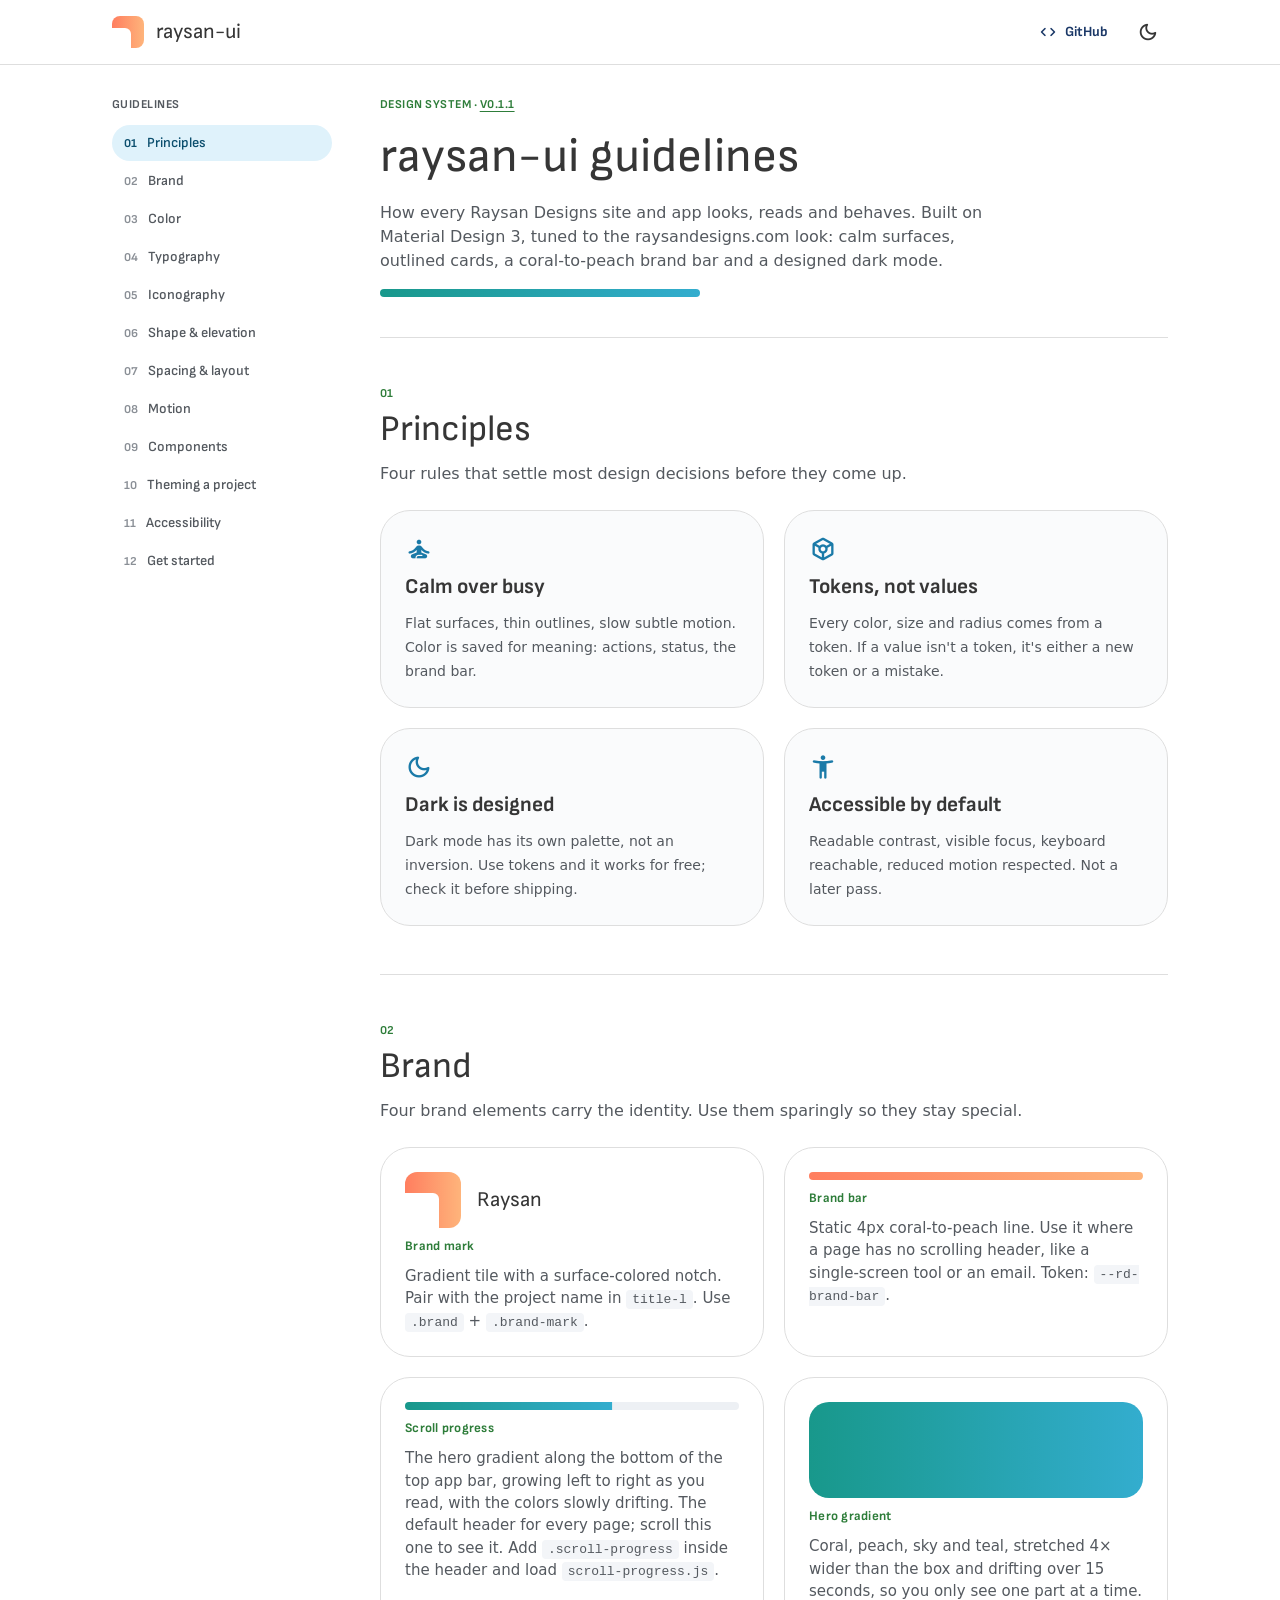
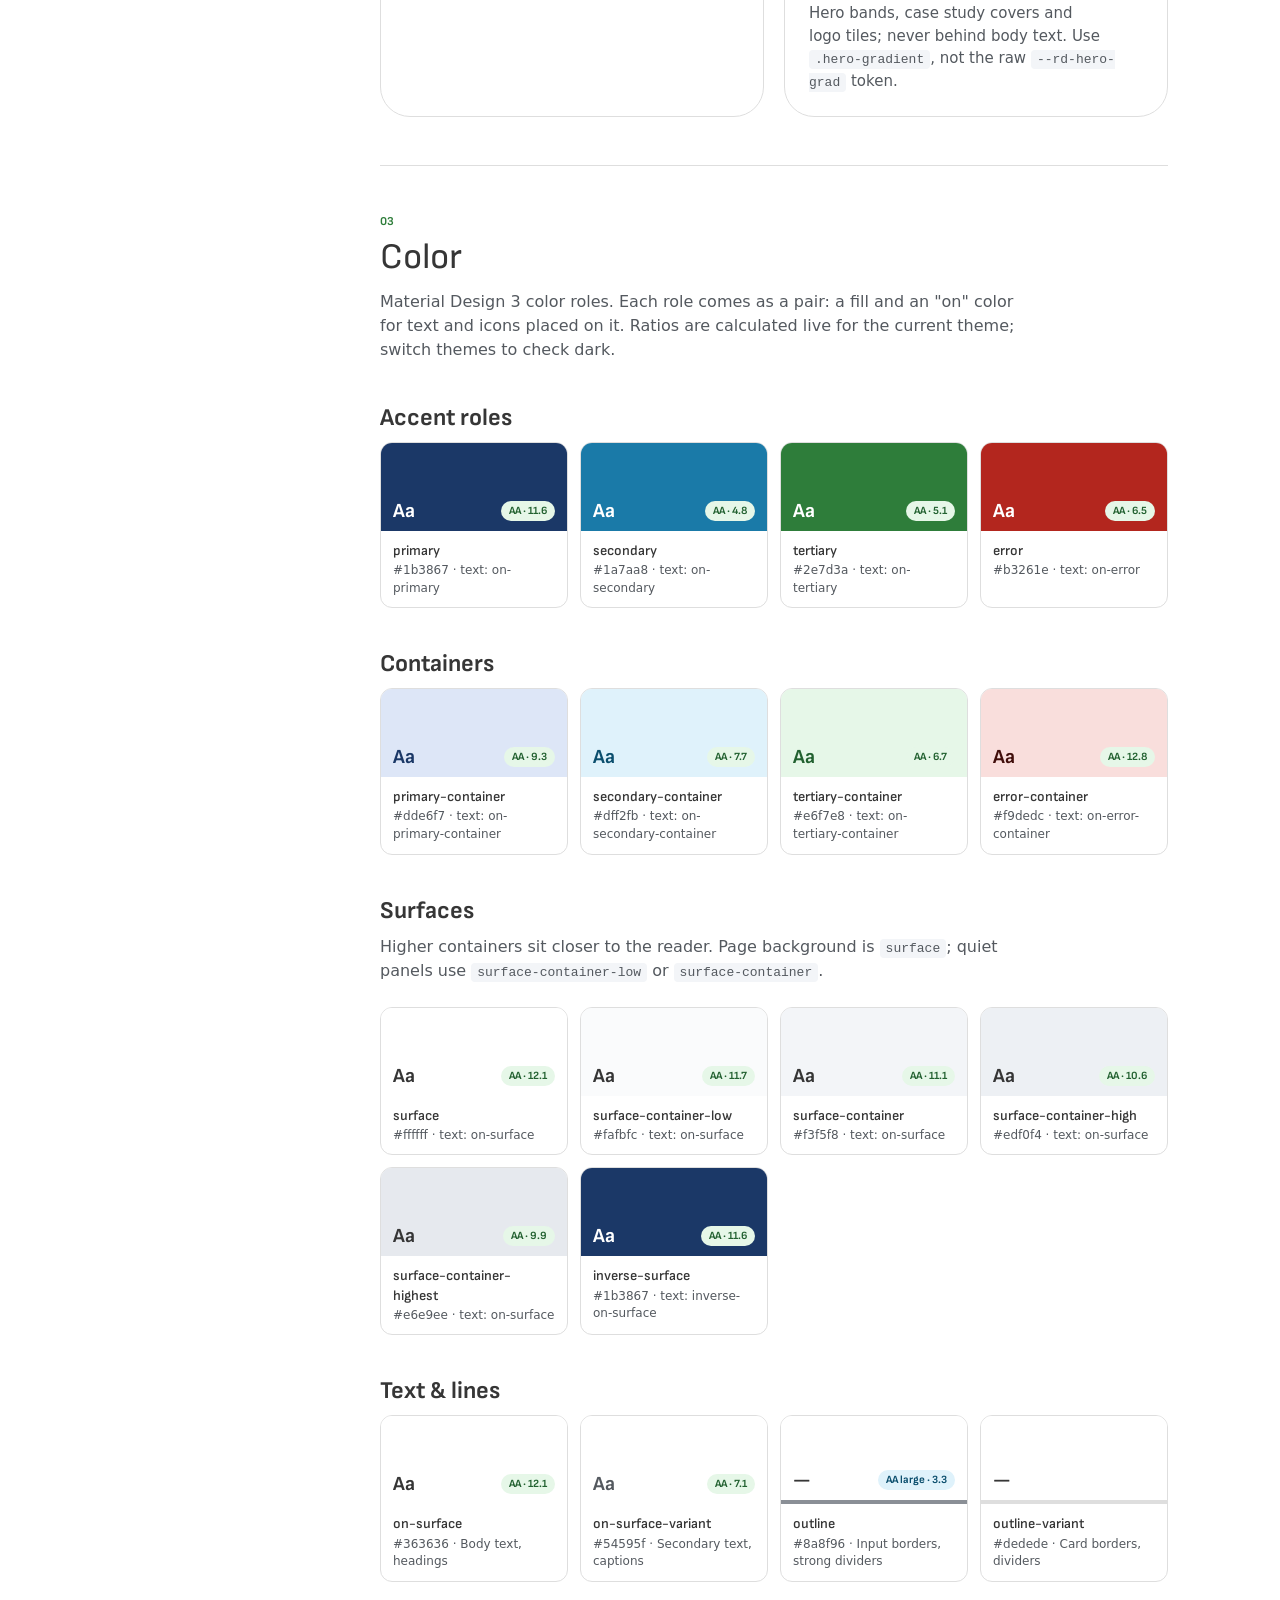
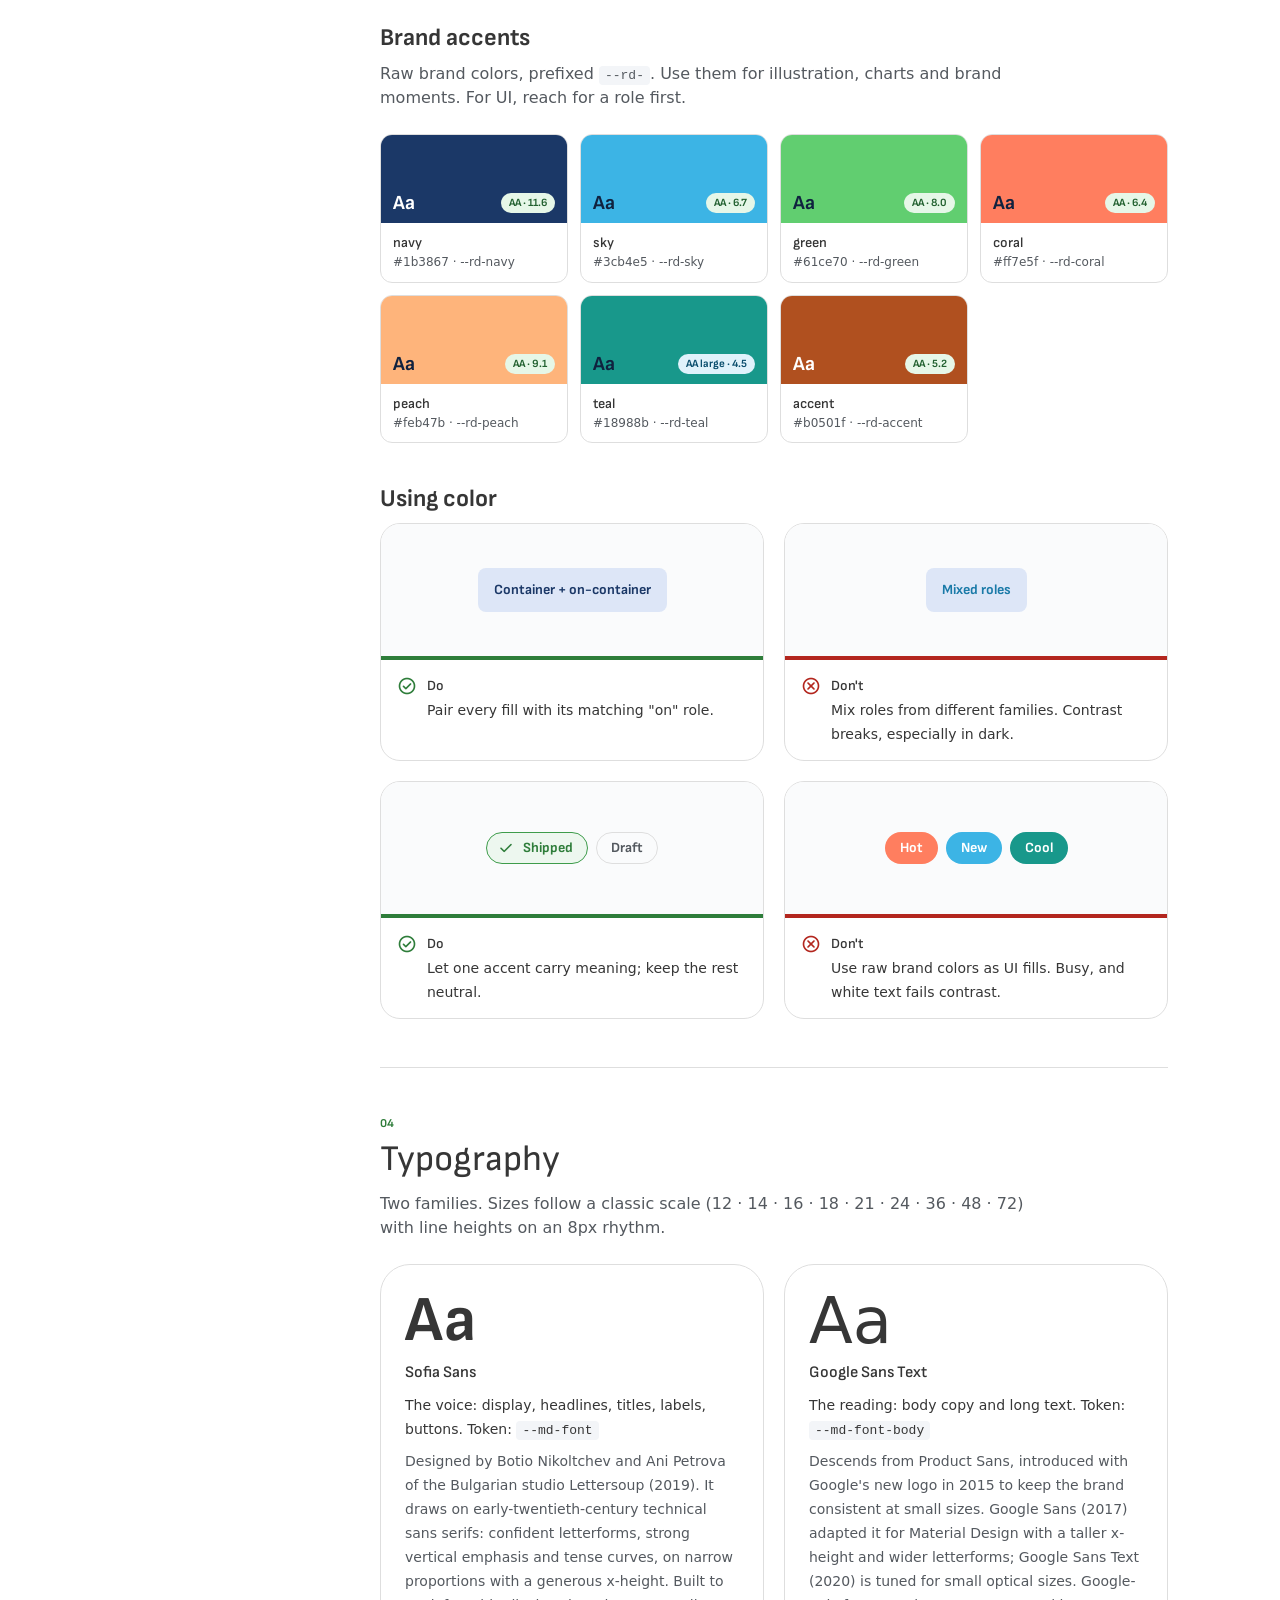
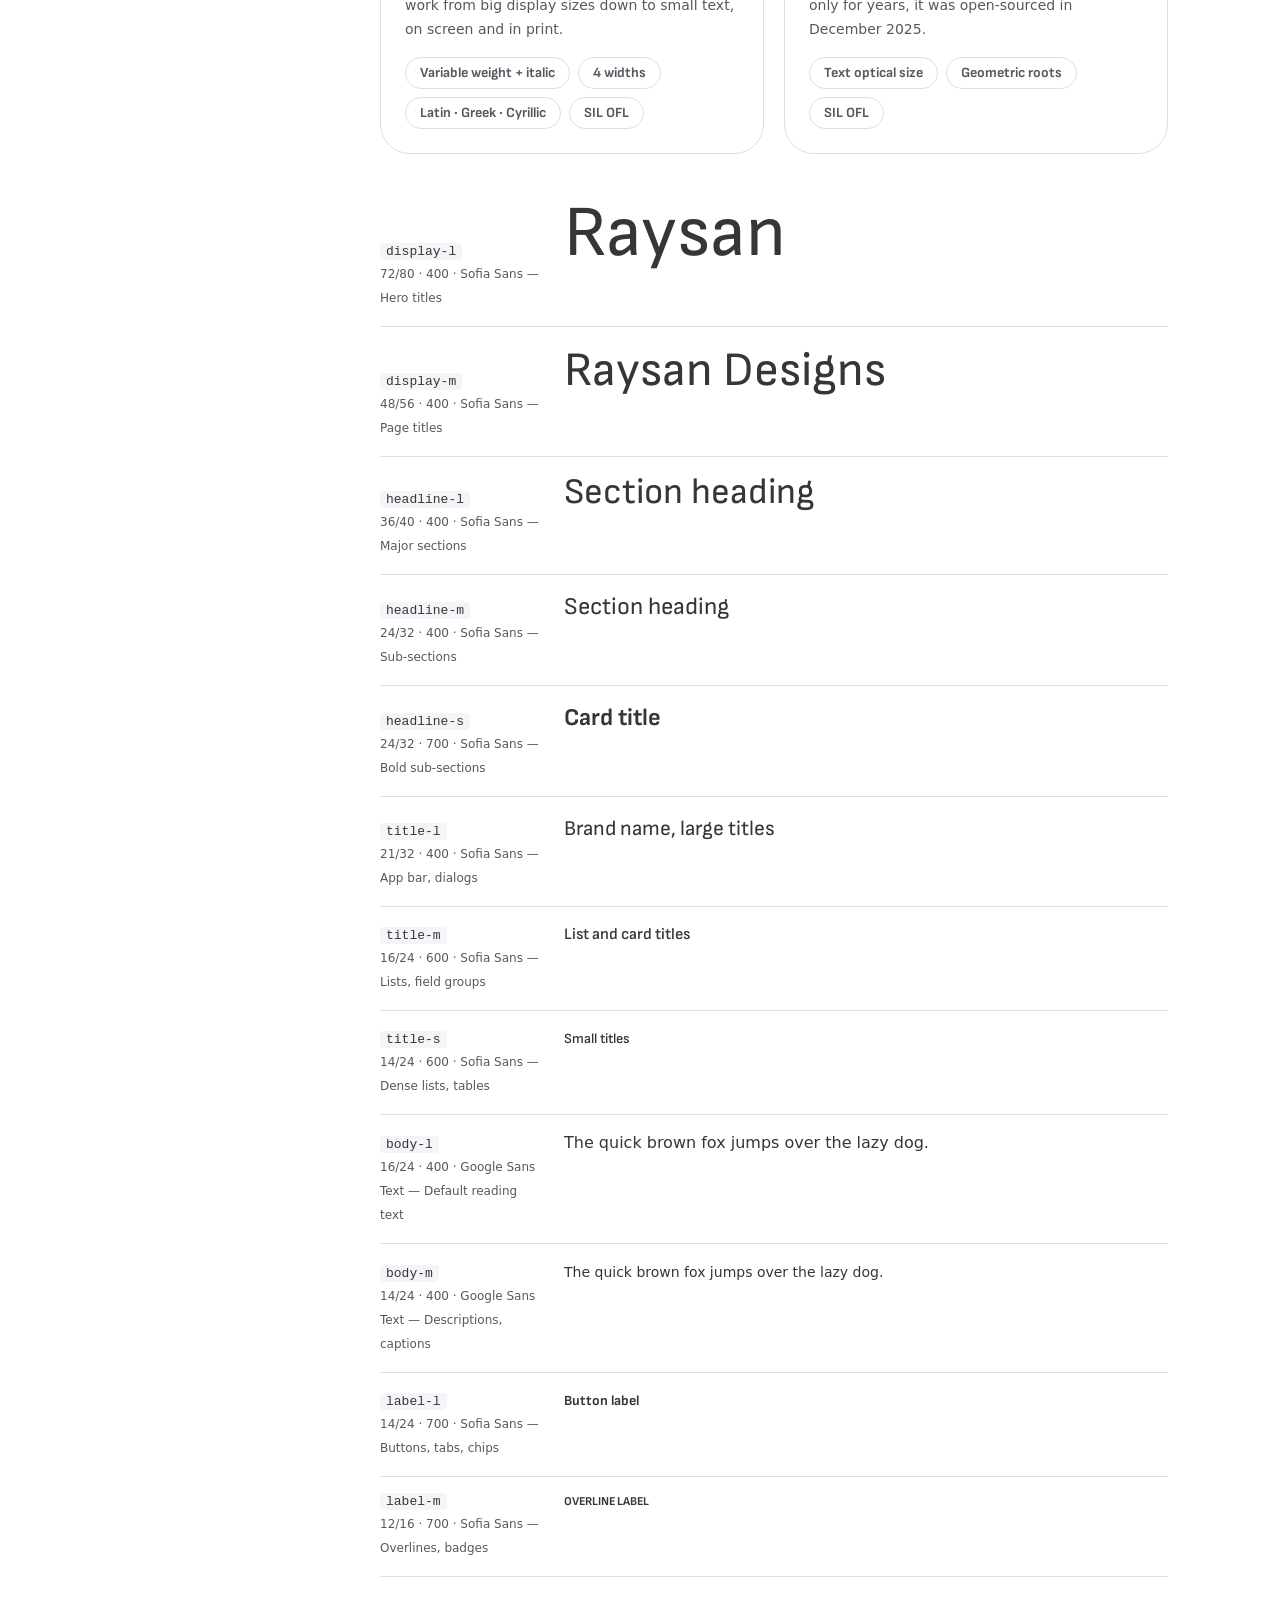
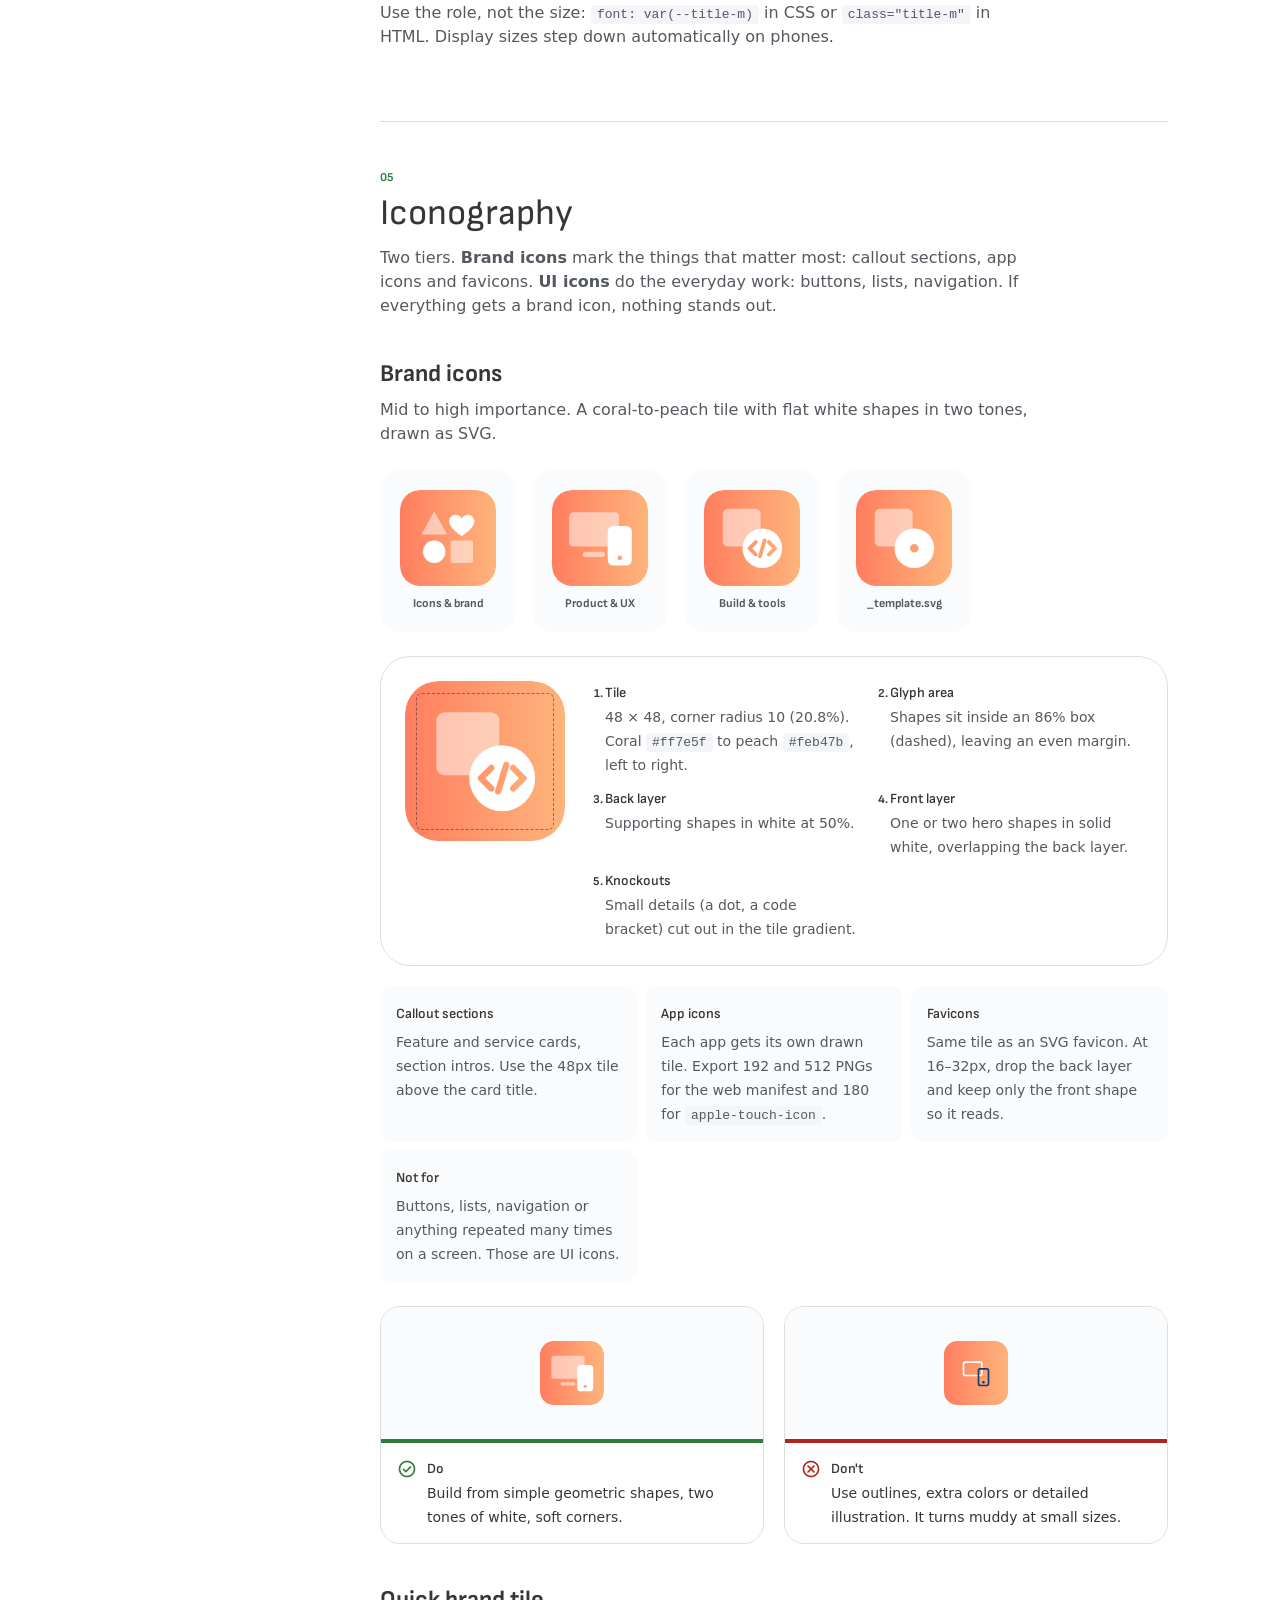
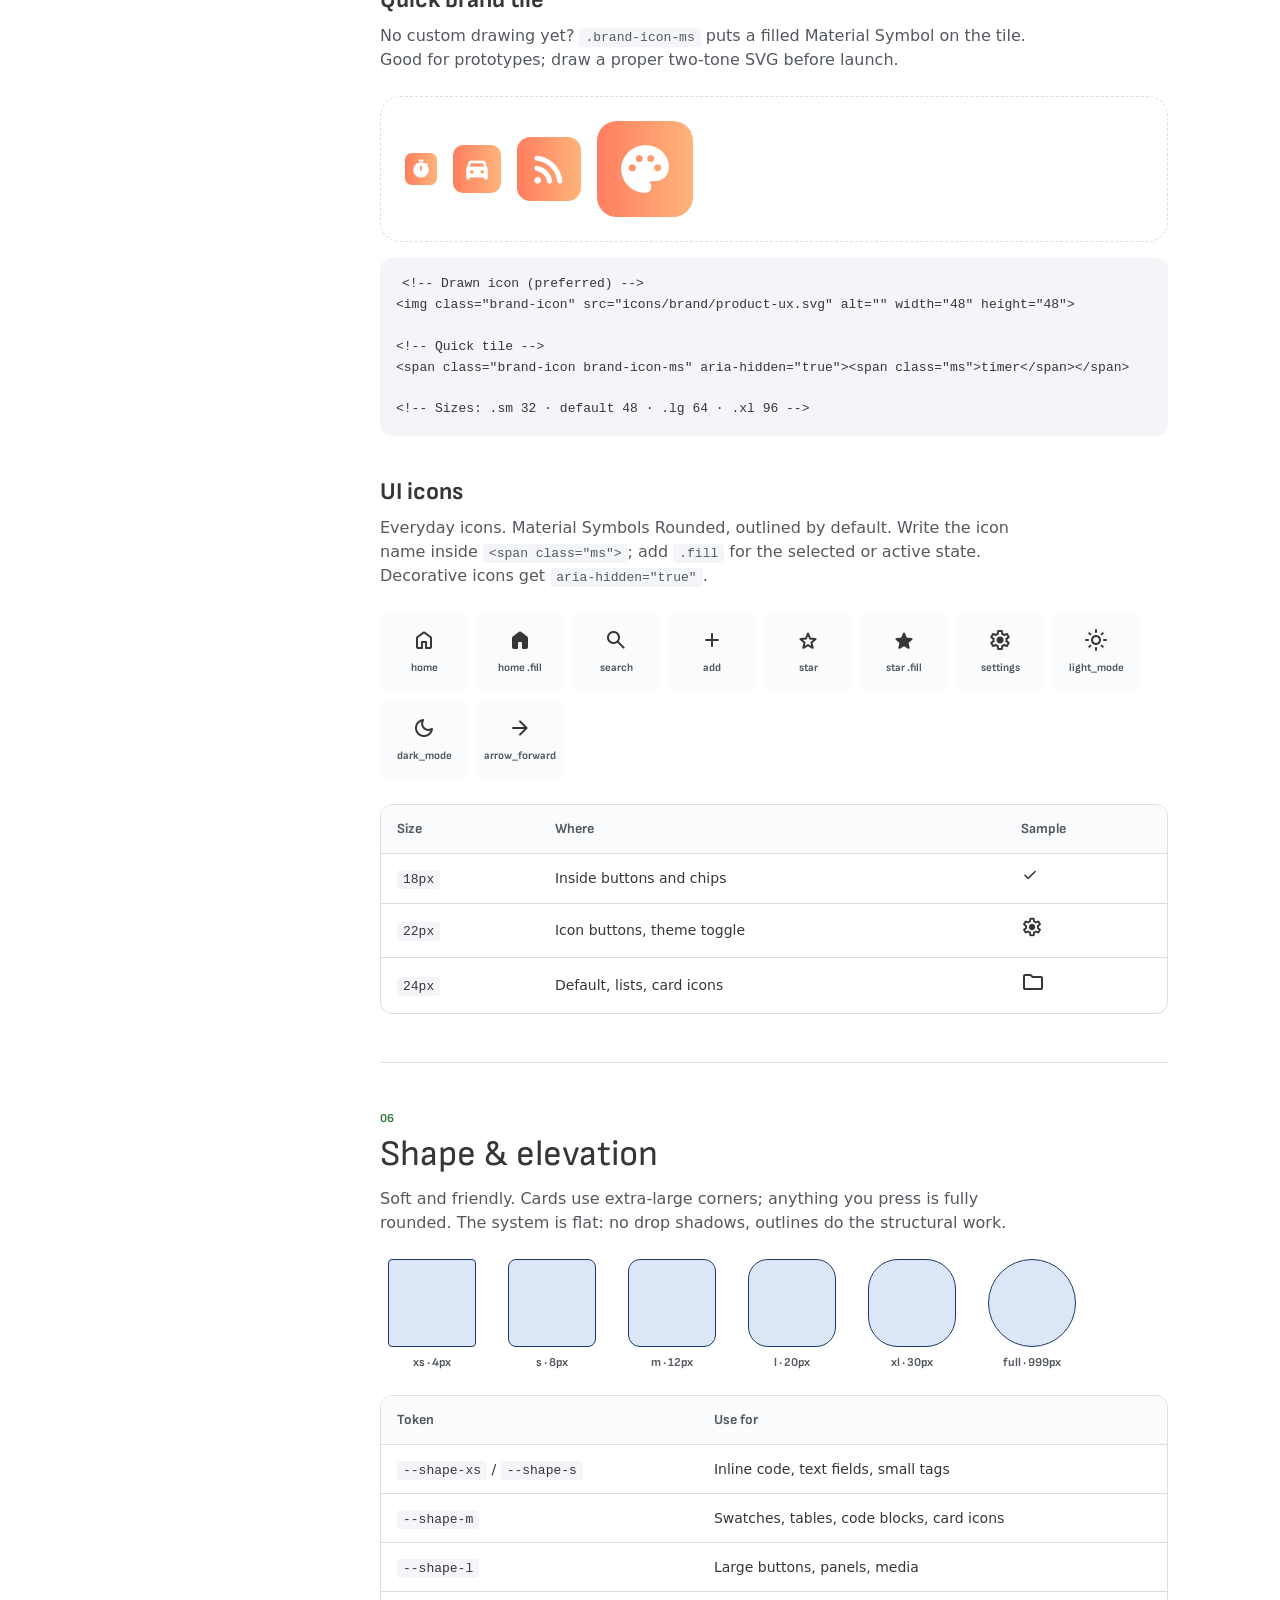
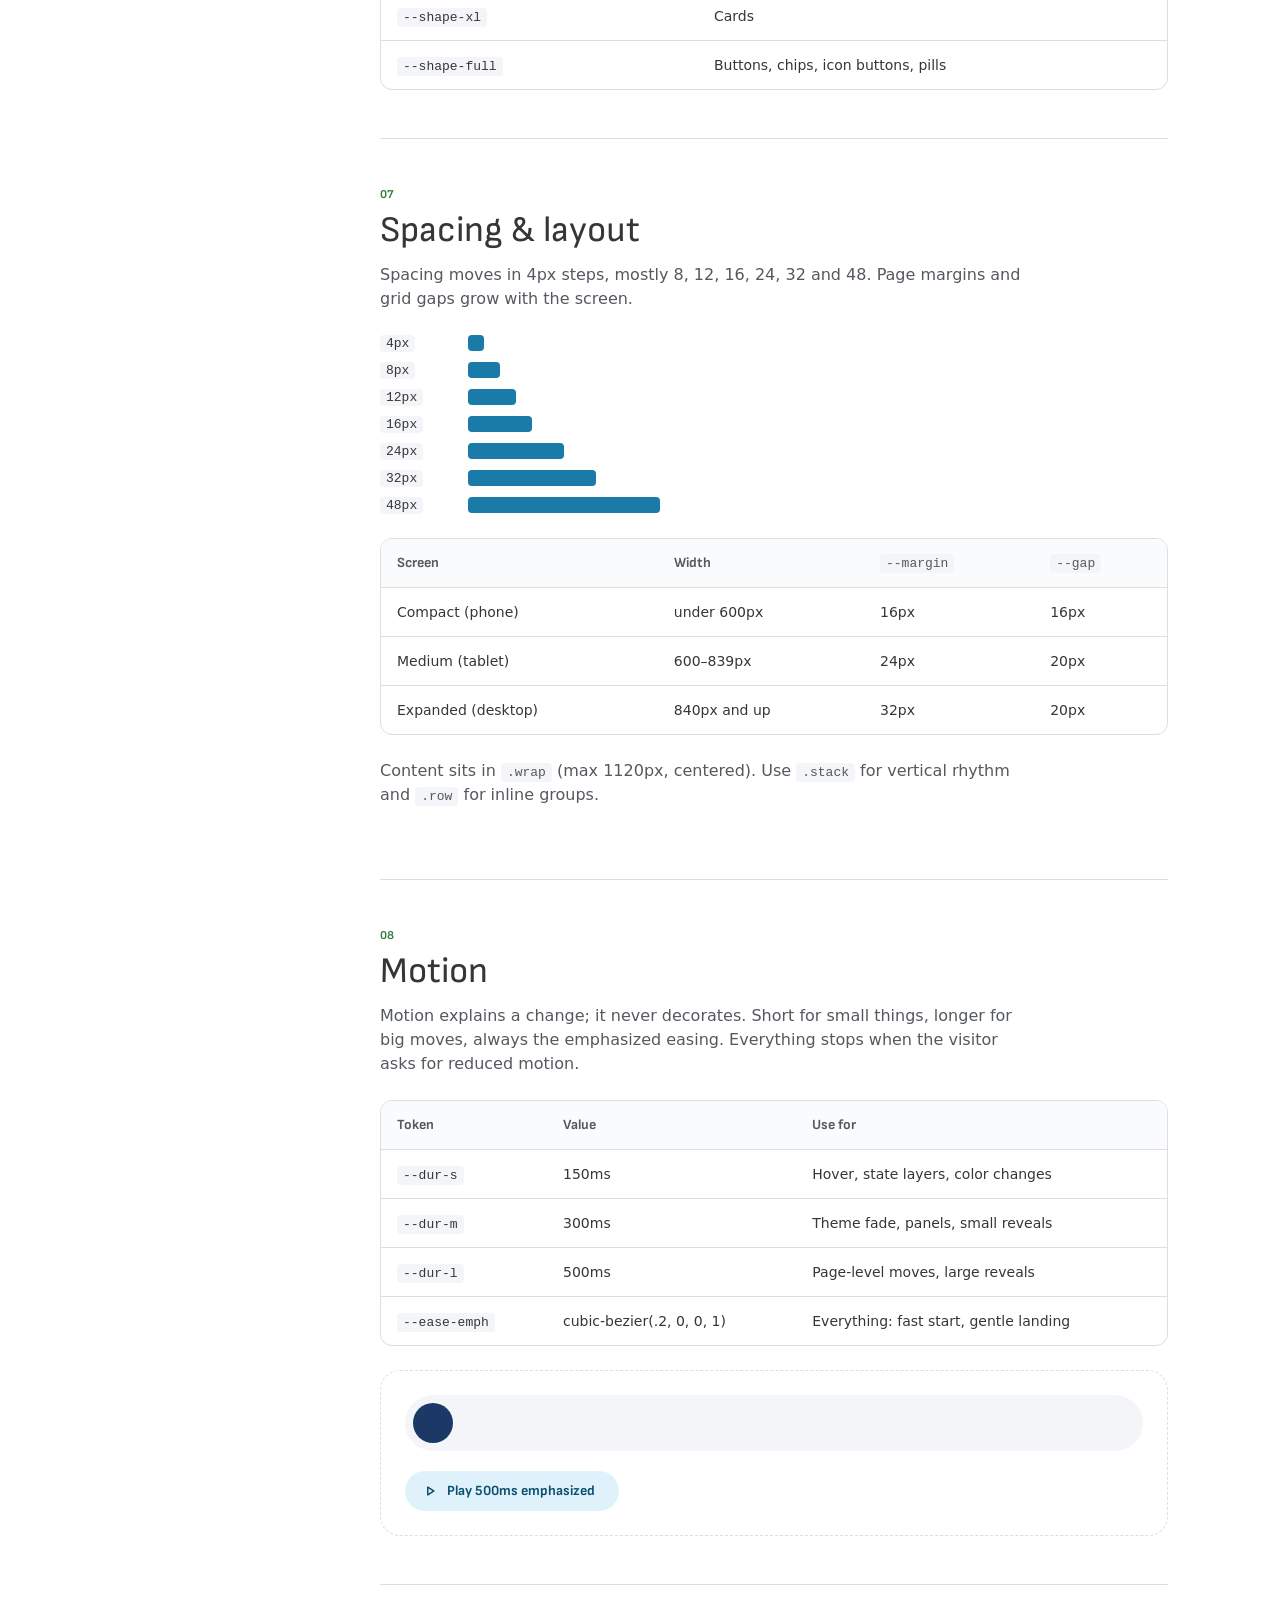
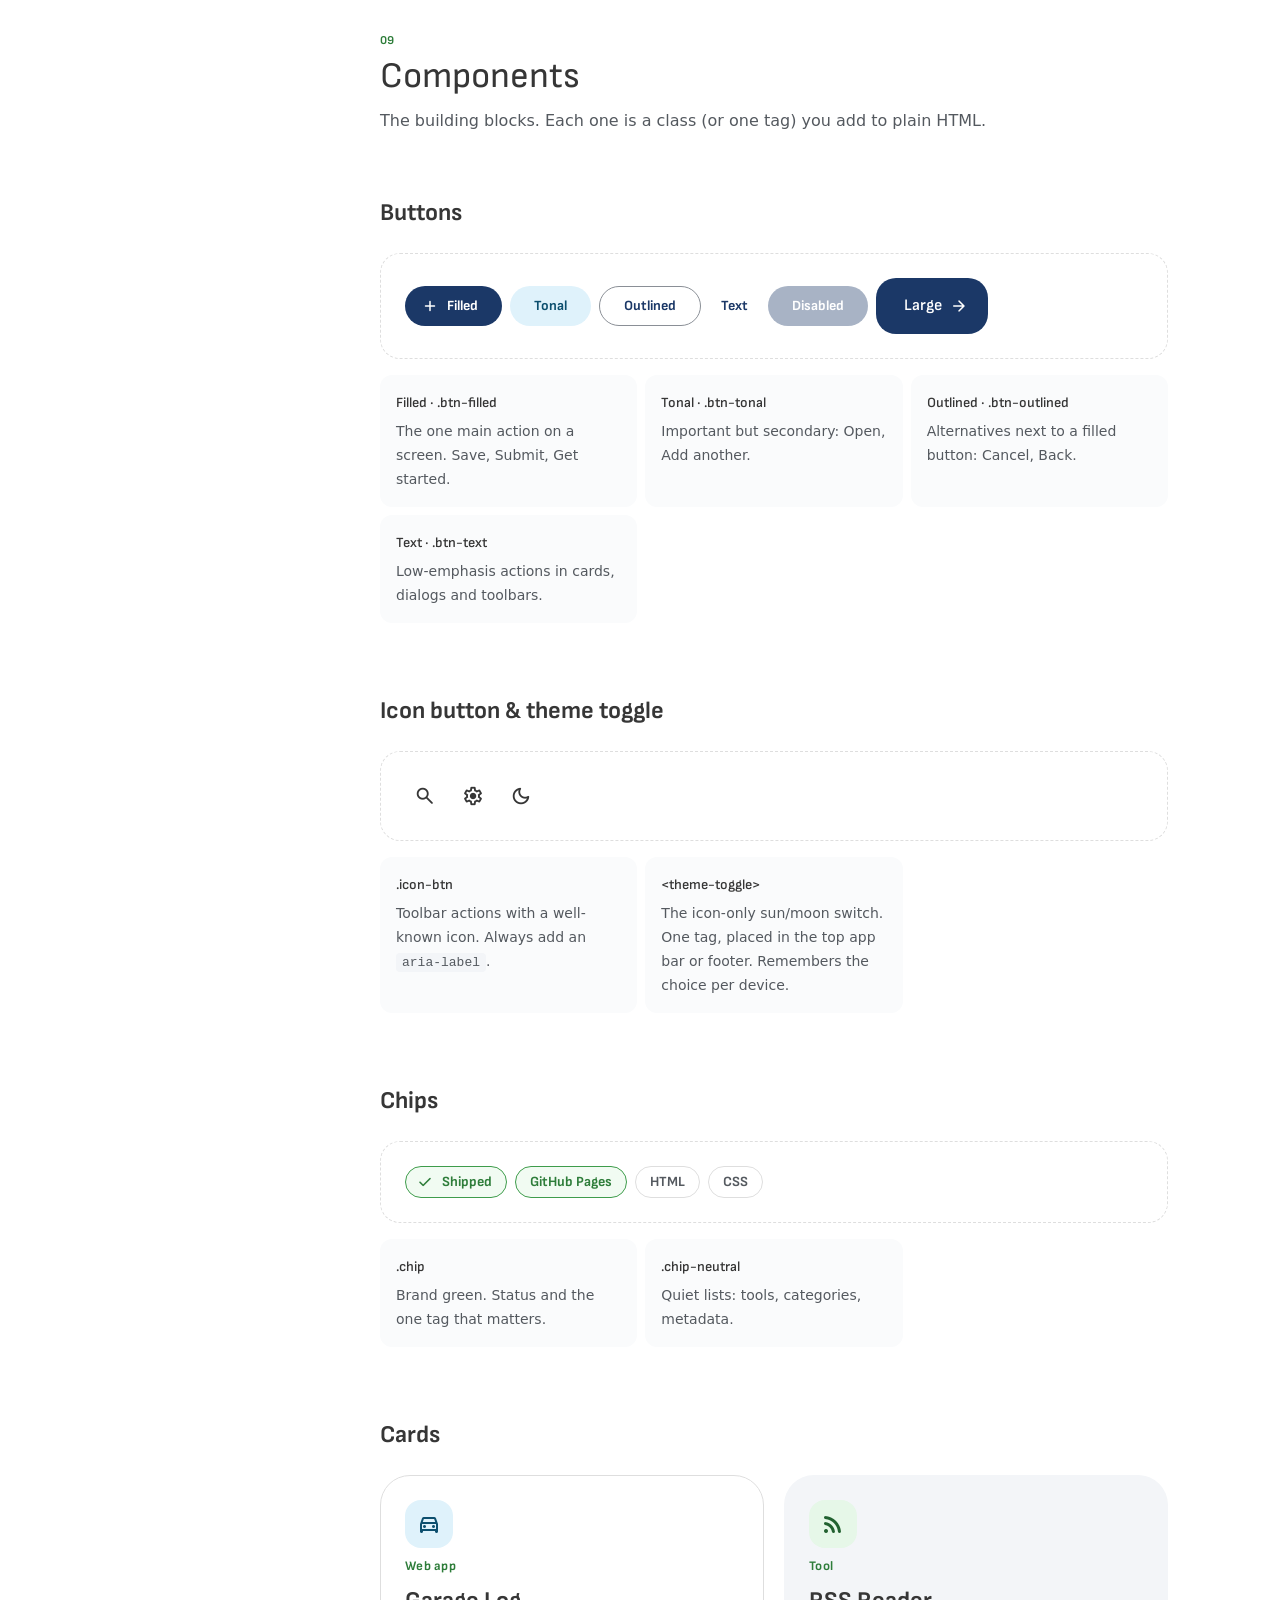
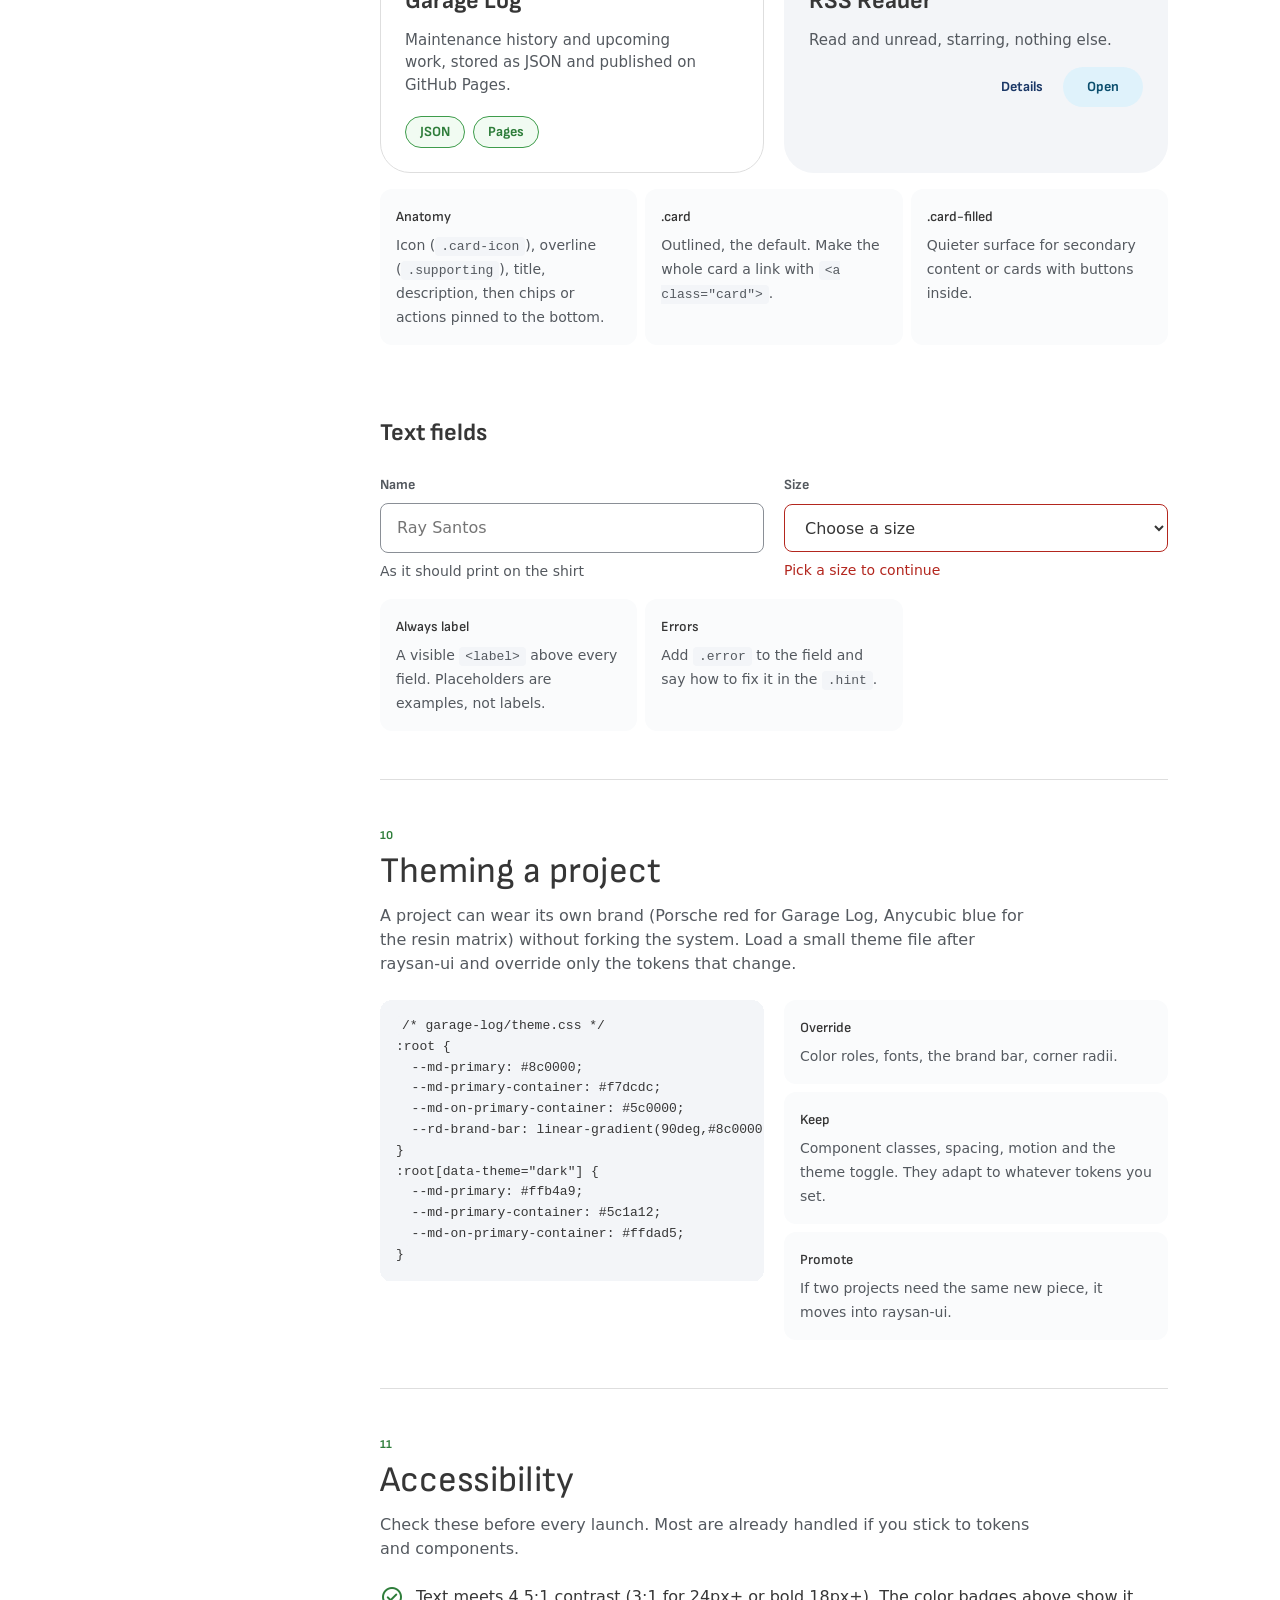
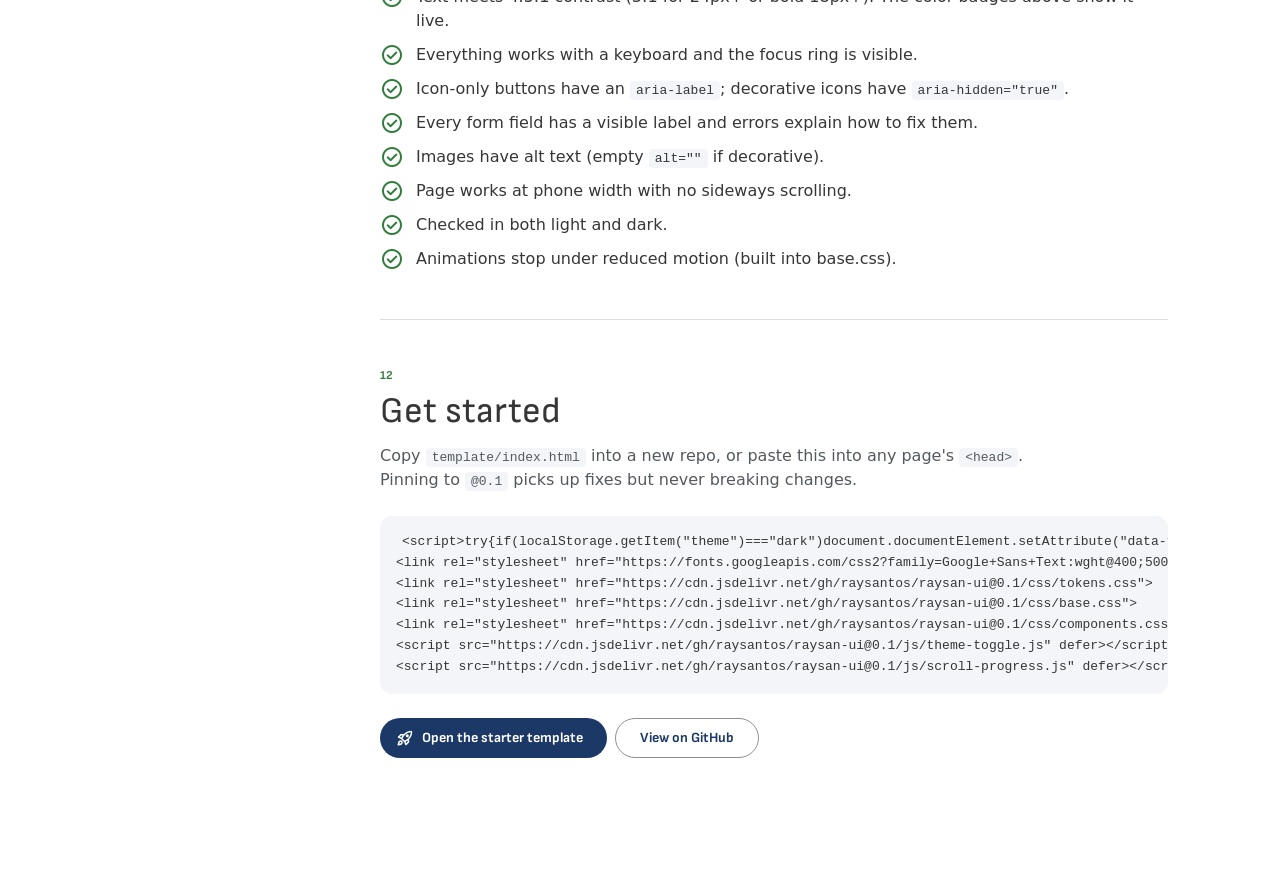
<file: index.html>
<!doctype html>
<html lang="en">
<head>
  <meta charset="utf-8">
  <meta name="viewport" content="width=device-width, initial-scale=1">
  <meta name="theme-color" content="#ffffff">
  <title>raysan-ui Guidelines</title>
  <meta name="description" content="Guidelines for the Raysan Designs design system: principles, brand, color, type, icons, shape, spacing, motion, components, theming and accessibility.">
  <script>try{if(localStorage.getItem("theme")==="dark")document.documentElement.setAttribute("data-theme","dark")}catch(e){}</script>
  <link rel="preconnect" href="https://fonts.googleapis.com">
  <link rel="preconnect" href="https://fonts.gstatic.com" crossorigin>
  <link rel="stylesheet" href="https://fonts.googleapis.com/css2?family=Google+Sans+Text:wght@400;500;700&family=Sofia+Sans:ital,wght@0,300;0,400;0,500;0,600;0,700;1,400&family=Material+Symbols+Rounded:opsz,wght,FILL,GRAD@20..48,100..700,0..1,-50..200&display=swap">
  <link rel="stylesheet" href="css/tokens.css">
  <link rel="stylesheet" href="css/base.css">
  <link rel="stylesheet" href="css/components.css">
  <link rel="stylesheet" href="docs/guidelines.css">
  <script src="js/theme-toggle.js" defer></script>
  <script src="js/scroll-progress.js" defer></script>
</head>
<body>
  <a class="skip btn btn-filled" href="#main">Skip to content</a>

  <header class="top-app-bar">
    <div class="scroll-progress" aria-hidden="true"></div>
    <div class="wrap">
      <a class="brand" href="./"><span class="brand-mark" aria-hidden="true"></span>raysan-ui</a>
      <div class="row">
        <a class="btn btn-text" href="https://github.com/raysantos/raysan-ui"><span class="ms" aria-hidden="true">code</span>GitHub</a>
        <theme-toggle></theme-toggle>
      </div>
    </div>
  </header>

  <div class="wrap g-layout">
    <nav class="g-toc" aria-label="Contents">
      <p>Guidelines</p>
      <ol>
        <li><a href="#principles">Principles</a></li>
        <li><a href="#brand">Brand</a></li>
        <li><a href="#color">Color</a></li>
        <li><a href="#type">Typography</a></li>
        <li><a href="#icons">Iconography</a></li>
        <li><a href="#shape">Shape &amp; elevation</a></li>
        <li><a href="#layout">Spacing &amp; layout</a></li>
        <li><a href="#motion">Motion</a></li>
        <li><a href="#components">Components</a></li>
        <li><a href="#theming">Theming a project</a></li>
        <li><a href="#a11y">Accessibility</a></li>
        <li><a href="#start">Get started</a></li>
      </ol>
    </nav>

    <main id="main">
      <div class="g-hero">
        <p class="overline">Design system · <a class="g-version" href="https://github.com/raysantos/raysan-ui/releases/tag/v0.1.1" title="Release notes on GitHub">v0.1.1</a></p>
        <h1 class="display-m">raysan-ui guidelines</h1>
        <p class="body-l muted" style="max-width:62ch">How every Raysan Designs site and app looks, reads and behaves. Built on Material Design 3, tuned to the raysandesigns.com look: calm surfaces, outlined cards, a coral-to-peach brand bar and a designed dark mode.</p>
        <div class="g-hero-bar hero-gradient" aria-hidden="true"></div>
      </div>

      <!-- 01 Principles -->
      <section class="g-section" id="principles">
        <p class="overline">01</p>
        <h2>Principles</h2>
        <p class="g-lede">Four rules that settle most design decisions before they come up.</p>
        <div class="g-grid-2">
          <div class="g-principle"><span class="ms" aria-hidden="true">self_improvement</span><h3>Calm over busy</h3><p>Flat surfaces, thin outlines, slow subtle motion. Color is saved for meaning: actions, status, the brand bar.</p></div>
          <div class="g-principle"><span class="ms" aria-hidden="true">token</span><h3>Tokens, not values</h3><p>Every color, size and radius comes from a token. If a value isn't a token, it's either a new token or a mistake.</p></div>
          <div class="g-principle"><span class="ms" aria-hidden="true">dark_mode</span><h3>Dark is designed</h3><p>Dark mode has its own palette, not an inversion. Use tokens and it works for free; check it before shipping.</p></div>
          <div class="g-principle"><span class="ms" aria-hidden="true">accessibility_new</span><h3>Accessible by default</h3><p>Readable contrast, visible focus, keyboard reachable, reduced motion respected. Not a later pass.</p></div>
        </div>
      </section>

      <!-- 02 Brand -->
      <section class="g-section" id="brand">
        <p class="overline">02</p>
        <h2>Brand</h2>
        <p class="g-lede">Four brand elements carry the identity. Use them sparingly so they stay special.</p>
        <div class="g-grid-2">
          <div class="card">
            <div class="row" style="gap:16px"><span class="brand-mark" style="width:56px;height:56px;border-radius:12px" aria-hidden="true"></span><span class="title-l">Raysan</span></div>
            <p class="supporting">Brand mark</p>
            <p>Gradient tile with a surface-colored notch. Pair with the project name in <code>title-l</code>. Use <code>.brand</code> + <code>.brand-mark</code>.</p>
          </div>
          <div class="card">
            <div class="brand-bar" style="height:8px;border-radius:4px"></div>
            <p class="supporting">Brand bar</p>
            <p>Static 4px coral-to-peach line. Use it where a page has no scrolling header, like a single-screen tool or an email. Token: <code>--rd-brand-bar</code>.</p>
          </div>
          <div class="card">
            <div style="position:relative;height:8px;border-radius:4px;overflow:hidden;background:var(--md-surface-container-high)"><div class="scroll-progress" data-static style="position:absolute;inset:0;height:auto;--progress:.62" aria-hidden="true"></div></div>
            <p class="supporting">Scroll progress</p>
            <p>The hero gradient along the bottom of the top app bar, growing left to right as you read, with the colors slowly drifting. The default header for every page; scroll this one to see it. Add <code>.scroll-progress</code> inside the header and load <code>scroll-progress.js</code>.</p>
          </div>
          <div class="card">
            <div class="hero-gradient" style="height:96px;border-radius:var(--shape-l)"></div>
            <p class="supporting">Hero gradient</p>
            <p>Coral, peach, sky and teal, stretched 4× wider than the box and drifting over 15 seconds, so you only see one part at a time. Hero bands, case study covers and logo tiles; never behind body text. Use <code>.hero-gradient</code>, not the raw <code>--rd-hero-grad</code> token.</p>
          </div>
        </div>
      </section>

      <!-- 03 Color -->
      <section class="g-section" id="color">
        <p class="overline">03</p>
        <h2>Color</h2>
        <p class="g-lede">Material Design 3 color roles. Each role comes as a pair: a fill and an "on" color for text and icons placed on it. Ratios are calculated live for the current theme; switch themes to check dark.</p>

        <h3>Accent roles</h3>
        <div class="g-grid" data-swatches="primary secondary tertiary error"></div>

        <h3>Containers</h3>
        <div class="g-grid" data-swatches="primary-container secondary-container tertiary-container error-container"></div>

        <h3>Surfaces</h3>
        <p class="g-lede">Higher containers sit closer to the reader. Page background is <code>surface</code>; quiet panels use <code>surface-container-low</code> or <code>surface-container</code>.</p>
        <div class="g-grid" data-swatches="surface surface-container-low surface-container surface-container-high surface-container-highest inverse-surface"></div>

        <h3>Text &amp; lines</h3>
        <div class="g-grid" data-text-swatches="on-surface on-surface-variant outline outline-variant"></div>

        <h3>Brand accents</h3>
        <p class="g-lede">Raw brand colors, prefixed <code>--rd-</code>. Use them for illustration, charts and brand moments. For UI, reach for a role first.</p>
        <div class="g-grid" data-accents="rd-navy rd-sky rd-green rd-coral rd-peach rd-teal rd-accent"></div>

        <h3>Using color</h3>
        <div class="g-grid-2">
          <div class="g-dd do">
            <div class="stage"><span style="padding:10px 16px;border-radius:var(--shape-s);background:var(--md-primary-container);color:var(--md-on-primary-container);font:var(--label-l)">Container + on-container</span></div>
            <div class="verdict"><span class="ms" aria-hidden="true">check_circle</span><div><b>Do</b>Pair every fill with its matching "on" role.</div></div>
          </div>
          <div class="g-dd dont">
            <div class="stage"><span style="padding:10px 16px;border-radius:var(--shape-s);background:var(--md-primary-container);color:var(--md-secondary);font:var(--label-l)">Mixed roles</span></div>
            <div class="verdict"><span class="ms" aria-hidden="true">cancel</span><div><b>Don't</b>Mix roles from different families. Contrast breaks, especially in dark.</div></div>
          </div>
          <div class="g-dd do">
            <div class="stage"><span class="chip"><span class="ms" aria-hidden="true">check</span>Shipped</span><span class="chip chip-neutral">Draft</span></div>
            <div class="verdict"><span class="ms" aria-hidden="true">check_circle</span><div><b>Do</b>Let one accent carry meaning; keep the rest neutral.</div></div>
          </div>
          <div class="g-dd dont">
            <div class="stage"><span class="chip" style="background:var(--rd-coral);color:#fff;border-color:transparent">Hot</span><span class="chip" style="background:var(--rd-sky);color:#fff;border-color:transparent">New</span><span class="chip" style="background:var(--rd-teal);color:#fff;border-color:transparent">Cool</span></div>
            <div class="verdict"><span class="ms" aria-hidden="true">cancel</span><div><b>Don't</b>Use raw brand colors as UI fills. Busy, and white text fails contrast.</div></div>
          </div>
        </div>
      </section>

      <!-- 04 Type -->
      <section class="g-section" id="type">
        <p class="overline">04</p>
        <h2>Typography</h2>
        <p class="g-lede">Two families. Sizes follow a classic scale (12 · 14 · 16 · 18 · 21 · 24 · 36 · 48 · 72) with line heights on an 8px rhythm.</p>
        <div class="g-fonts">
          <div class="g-font">
            <span class="big" style="font-family:var(--md-font);font-weight:700">Aa</span>
            <strong class="title-m">Sofia Sans</strong>
            <p class="g-font-role">The voice: display, headlines, titles, labels, buttons. Token: <code>--md-font</code></p>
            <p>Designed by Botio Nikoltchev and Ani Petrova of the Bulgarian studio Lettersoup (2019). It draws on early-twentieth-century technical sans serifs: confident letterforms, strong vertical emphasis and tense curves, on narrow proportions with a generous x-height. Built to work from big display sizes down to small text, on screen and in print.</p>
            <div class="chips"><span class="chip chip-neutral">Variable weight + italic</span><span class="chip chip-neutral">4 widths</span><span class="chip chip-neutral">Latin · Greek · Cyrillic</span><span class="chip chip-neutral">SIL OFL</span></div>
          </div>
          <div class="g-font">
            <span class="big" style="font-family:var(--md-font-body)">Aa</span>
            <strong class="title-m">Google Sans Text</strong>
            <p class="g-font-role">The reading: body copy and long text. Token: <code>--md-font-body</code></p>
            <p>Descends from Product Sans, introduced with Google's new logo in 2015 to keep the brand consistent at small sizes. Google Sans (2017) adapted it for Material Design with a taller x-height and wider letterforms; Google Sans Text (2020) is tuned for small optical sizes. Google-only for years, it was open-sourced in December 2025.</p>
            <div class="chips"><span class="chip chip-neutral">Text optical size</span><span class="chip chip-neutral">Geometric roots</span><span class="chip chip-neutral">SIL OFL</span></div>
          </div>
        </div>
        <div id="type-scale"></div>
        <p class="g-lede" style="margin-top:24px">Use the role, not the size: <code>font: var(--title-m)</code> in CSS or <code>class="title-m"</code> in HTML. Display sizes step down automatically on phones.</p>
      </section>

      <!-- 05 Icons -->
      <section class="g-section" id="icons">
        <p class="overline">05</p>
        <h2>Iconography</h2>
        <p class="g-lede">Two tiers. <strong>Brand icons</strong> mark the things that matter most: callout sections, app icons and favicons. <strong>UI icons</strong> do the everyday work: buttons, lists, navigation. If everything gets a brand icon, nothing stands out.</p>

        <h3>Brand icons</h3>
        <p class="g-lede">Mid to high importance. A coral-to-peach tile with flat white shapes in two tones, drawn as SVG.</p>
        <div class="g-brand-icons">
          <figure><img class="brand-icon xl" src="icons/brand/icons-brand.svg" alt=""><figcaption>Icons &amp; brand</figcaption></figure>
          <figure><img class="brand-icon xl" src="icons/brand/product-ux.svg" alt=""><figcaption>Product &amp; UX</figcaption></figure>
          <figure><img class="brand-icon xl" src="icons/brand/build-tools.svg" alt=""><figcaption>Build &amp; tools</figcaption></figure>
          <figure><img class="brand-icon xl" src="icons/brand/_template.svg" alt=""><figcaption>_template.svg</figcaption></figure>
        </div>

        <div class="stack" style="margin-top:24px">
          <div class="g-anatomy">
            <div class="g-anatomy-art">
              <img src="icons/brand/build-tools.svg" alt="">
              <span class="g-safe" aria-hidden="true"></span>
            </div>
            <ol>
              <li><b>Tile</b>48 × 48, corner radius 10 (20.8%). Coral <code>#ff7e5f</code> to peach <code>#feb47b</code>, left to right.</li>
              <li><b>Glyph area</b>Shapes sit inside an 86% box (dashed), leaving an even margin.</li>
              <li><b>Back layer</b>Supporting shapes in white at 50%.</li>
              <li><b>Front layer</b>One or two hero shapes in solid white, overlapping the back layer.</li>
              <li><b>Knockouts</b>Small details (a dot, a code bracket) cut out in the tile gradient.</li>
            </ol>
          </div>
          <div class="g-when">
            <div><b>Callout sections</b>Feature and service cards, section intros. Use the 48px tile above the card title.</div>
            <div><b>App icons</b>Each app gets its own drawn tile. Export 192 and 512 PNGs for the web manifest and 180 for <code>apple-touch-icon</code>.</div>
            <div><b>Favicons</b>Same tile as an SVG favicon. At 16–32px, drop the back layer and keep only the front shape so it reads.</div>
            <div><b>Not for</b>Buttons, lists, navigation or anything repeated many times on a screen. Those are UI icons.</div>
          </div>
        </div>

        <div class="g-grid-2" style="margin-top:24px">
          <div class="g-dd do">
            <div class="stage"><img class="brand-icon lg" src="icons/brand/product-ux.svg" alt=""></div>
            <div class="verdict"><span class="ms" aria-hidden="true">check_circle</span><div><b>Do</b>Build from simple geometric shapes, two tones of white, soft corners.</div></div>
          </div>
          <div class="g-dd dont">
            <div class="stage">
              <span class="brand-icon lg" style="display:grid;place-items:center;background:var(--rd-brand-bar)" aria-hidden="true">
                <svg viewBox="0 0 48 48" width="40" height="40"><rect x="9" y="11" width="22" height="16" rx="2" fill="none" stroke="#fff" stroke-width="2"/><rect x="27" y="19" width="12" height="20" rx="2" fill="none" stroke="#1b3867" stroke-width="2"/><circle cx="33" cy="35" r="1.5" fill="#1b3867"/></svg>
              </span>
            </div>
            <div class="verdict"><span class="ms" aria-hidden="true">cancel</span><div><b>Don't</b>Use outlines, extra colors or detailed illustration. It turns muddy at small sizes.</div></div>
          </div>
        </div>

        <h3>Quick brand tile</h3>
        <p class="g-lede">No custom drawing yet? <code>.brand-icon-ms</code> puts a filled Material Symbol on the tile. Good for prototypes; draw a proper two-tone SVG before launch.</p>
        <div class="g-demo row" style="gap:16px">
          <span class="brand-icon brand-icon-ms sm" aria-hidden="true"><span class="ms">timer</span></span>
          <span class="brand-icon brand-icon-ms" aria-hidden="true"><span class="ms">directions_car</span></span>
          <span class="brand-icon brand-icon-ms lg" aria-hidden="true"><span class="ms">rss_feed</span></span>
          <span class="brand-icon brand-icon-ms xl" aria-hidden="true"><span class="ms">palette</span></span>
        </div>
<pre class="g-code" style="margin-top:16px"><code>&lt;!-- Drawn icon (preferred) --&gt;
&lt;img class="brand-icon" src="icons/brand/product-ux.svg" alt="" width="48" height="48"&gt;

&lt;!-- Quick tile --&gt;
&lt;span class="brand-icon brand-icon-ms" aria-hidden="true"&gt;&lt;span class="ms"&gt;timer&lt;/span&gt;&lt;/span&gt;

&lt;!-- Sizes: .sm 32 · default 48 · .lg 64 · .xl 96 --&gt;</code></pre>

        <h3>UI icons</h3>
        <p class="g-lede">Everyday icons. Material Symbols Rounded, outlined by default. Write the icon name inside <code>&lt;span class="ms"&gt;</code>; add <code>.fill</code> for the selected or active state. Decorative icons get <code>aria-hidden="true"</code>.</p>
        <div class="g-icons">
          <div class="g-icon"><span class="ms" aria-hidden="true">home</span><span>home</span></div>
          <div class="g-icon"><span class="ms fill" aria-hidden="true">home</span><span>home .fill</span></div>
          <div class="g-icon"><span class="ms" aria-hidden="true">search</span><span>search</span></div>
          <div class="g-icon"><span class="ms" aria-hidden="true">add</span><span>add</span></div>
          <div class="g-icon"><span class="ms" aria-hidden="true">star</span><span>star</span></div>
          <div class="g-icon"><span class="ms fill" aria-hidden="true">star</span><span>star .fill</span></div>
          <div class="g-icon"><span class="ms" aria-hidden="true">settings</span><span>settings</span></div>
          <div class="g-icon"><span class="ms" aria-hidden="true">light_mode</span><span>light_mode</span></div>
          <div class="g-icon"><span class="ms" aria-hidden="true">dark_mode</span><span>dark_mode</span></div>
          <div class="g-icon"><span class="ms" aria-hidden="true">arrow_forward</span><span>arrow_forward</span></div>
        </div>
        <div class="g-table-wrap" style="margin-top:24px">
          <table class="g-table">
            <thead><tr><th>Size</th><th>Where</th><th>Sample</th></tr></thead>
            <tbody>
              <tr><td><code>18px</code></td><td>Inside buttons and chips</td><td class="sample"><span class="ms" style="font-size:18px" aria-hidden="true">check</span></td></tr>
              <tr><td><code>22px</code></td><td>Icon buttons, theme toggle</td><td class="sample"><span class="ms" style="font-size:22px" aria-hidden="true">settings</span></td></tr>
              <tr><td><code>24px</code></td><td>Default, lists, card icons</td><td class="sample"><span class="ms" aria-hidden="true">folder</span></td></tr>
            </tbody>
          </table>
        </div>
      </section>

      <!-- 06 Shape -->
      <section class="g-section" id="shape">
        <p class="overline">06</p>
        <h2>Shape &amp; elevation</h2>
        <p class="g-lede">Soft and friendly. Cards use extra-large corners; anything you press is fully rounded. The system is flat: no drop shadows, outlines do the structural work.</p>
        <div class="g-shapes" id="shapes"></div>
        <div class="g-table-wrap" style="margin-top:24px">
          <table class="g-table">
            <thead><tr><th>Token</th><th>Use for</th></tr></thead>
            <tbody>
              <tr><td><code>--shape-xs</code> / <code>--shape-s</code></td><td>Inline code, text fields, small tags</td></tr>
              <tr><td><code>--shape-m</code></td><td>Swatches, tables, code blocks, card icons</td></tr>
              <tr><td><code>--shape-l</code></td><td>Large buttons, panels, media</td></tr>
              <tr><td><code>--shape-xl</code></td><td>Cards</td></tr>
              <tr><td><code>--shape-full</code></td><td>Buttons, chips, icon buttons, pills</td></tr>
            </tbody>
          </table>
        </div>
      </section>

      <!-- 07 Layout -->
      <section class="g-section" id="layout">
        <p class="overline">07</p>
        <h2>Spacing &amp; layout</h2>
        <p class="g-lede">Spacing moves in 4px steps, mostly 8, 12, 16, 24, 32 and 48. Page margins and grid gaps grow with the screen.</p>
        <div class="g-space" id="spacing"></div>
        <div class="g-table-wrap" style="margin-top:24px">
          <table class="g-table">
            <thead><tr><th>Screen</th><th>Width</th><th><code>--margin</code></th><th><code>--gap</code></th></tr></thead>
            <tbody>
              <tr><td>Compact (phone)</td><td>under 600px</td><td>16px</td><td>16px</td></tr>
              <tr><td>Medium (tablet)</td><td>600–839px</td><td>24px</td><td>20px</td></tr>
              <tr><td>Expanded (desktop)</td><td>840px and up</td><td>32px</td><td>20px</td></tr>
            </tbody>
          </table>
        </div>
        <p class="g-lede" style="margin-top:24px">Content sits in <code>.wrap</code> (max 1120px, centered). Use <code>.stack</code> for vertical rhythm and <code>.row</code> for inline groups.</p>
      </section>

      <!-- 08 Motion -->
      <section class="g-section" id="motion">
        <p class="overline">08</p>
        <h2>Motion</h2>
        <p class="g-lede">Motion explains a change; it never decorates. Short for small things, longer for big moves, always the emphasized easing. Everything stops when the visitor asks for reduced motion.</p>
        <div class="g-table-wrap">
          <table class="g-table">
            <thead><tr><th>Token</th><th>Value</th><th>Use for</th></tr></thead>
            <tbody>
              <tr><td><code>--dur-s</code></td><td>150ms</td><td>Hover, state layers, color changes</td></tr>
              <tr><td><code>--dur-m</code></td><td>300ms</td><td>Theme fade, panels, small reveals</td></tr>
              <tr><td><code>--dur-l</code></td><td>500ms</td><td>Page-level moves, large reveals</td></tr>
              <tr><td><code>--ease-emph</code></td><td>cubic-bezier(.2, 0, 0, 1)</td><td>Everything: fast start, gentle landing</td></tr>
            </tbody>
          </table>
        </div>
        <div class="g-demo stack" style="margin-top:24px">
          <div class="g-motion-track" id="motion-track"><div class="g-motion-dot"></div></div>
          <div class="row"><button class="btn btn-tonal" type="button" id="motion-play"><span class="ms" aria-hidden="true">play_arrow</span>Play 500ms emphasized</button></div>
        </div>
      </section>

      <!-- 09 Components -->
      <section class="g-section" id="components">
        <p class="overline">09</p>
        <h2>Components</h2>
        <p class="g-lede">The building blocks. Each one is a class (or one tag) you add to plain HTML.</p>

        <div class="g-comp">
          <h3>Buttons</h3>
          <div class="g-demo row">
            <button class="btn btn-filled" type="button"><span class="ms" aria-hidden="true">add</span>Filled</button>
            <button class="btn btn-tonal" type="button">Tonal</button>
            <button class="btn btn-outlined" type="button">Outlined</button>
            <button class="btn btn-text" type="button">Text</button>
            <button class="btn btn-filled" type="button" disabled>Disabled</button>
            <a class="btn btn-filled btn-lg trail" href="#start">Large<span class="ms" aria-hidden="true">arrow_forward</span></a>
          </div>
          <div class="g-when">
            <div><b>Filled · .btn-filled</b>The one main action on a screen. Save, Submit, Get started.</div>
            <div><b>Tonal · .btn-tonal</b>Important but secondary: Open, Add another.</div>
            <div><b>Outlined · .btn-outlined</b>Alternatives next to a filled button: Cancel, Back.</div>
            <div><b>Text · .btn-text</b>Low-emphasis actions in cards, dialogs and toolbars.</div>
          </div>
        </div>

        <div class="g-comp">
          <h3>Icon button &amp; theme toggle</h3>
          <div class="g-demo row">
            <button class="icon-btn" type="button" aria-label="Search"><span class="ms" aria-hidden="true">search</span></button>
            <button class="icon-btn" type="button" aria-label="Settings"><span class="ms" aria-hidden="true">settings</span></button>
            <theme-toggle></theme-toggle>
          </div>
          <div class="g-when">
            <div><b>.icon-btn</b>Toolbar actions with a well-known icon. Always add an <code>aria-label</code>.</div>
            <div><b>&lt;theme-toggle&gt;</b>The icon-only sun/moon switch. One tag, placed in the top app bar or footer. Remembers the choice per device.</div>
          </div>
        </div>

        <div class="g-comp">
          <h3>Chips</h3>
          <div class="g-demo chips">
            <span class="chip"><span class="ms" aria-hidden="true">check</span>Shipped</span>
            <span class="chip">GitHub Pages</span>
            <span class="chip chip-neutral">HTML</span>
            <span class="chip chip-neutral">CSS</span>
          </div>
          <div class="g-when">
            <div><b>.chip</b>Brand green. Status and the one tag that matters.</div>
            <div><b>.chip-neutral</b>Quiet lists: tools, categories, metadata.</div>
          </div>
        </div>

        <div class="g-comp">
          <h3>Cards</h3>
          <div class="g-grid-2">
            <a class="card" href="#components">
              <div class="card-icon"><span class="ms" aria-hidden="true">directions_car</span></div>
              <p class="supporting">Web app</p>
              <h3 style="margin:0">Garage Log</h3>
              <p>Maintenance history and upcoming work, stored as JSON and published on GitHub Pages.</p>
              <div class="chips"><span class="chip">JSON</span><span class="chip">Pages</span></div>
            </a>
            <div class="card card-filled">
              <div class="card-icon t"><span class="ms" aria-hidden="true">rss_feed</span></div>
              <p class="supporting">Tool</p>
              <h3 style="margin:0">RSS Reader</h3>
              <p>Read and unread, starring, nothing else.</p>
              <div class="card-actions"><button class="btn btn-text" type="button">Details</button><button class="btn btn-tonal" type="button">Open</button></div>
            </div>
          </div>
          <div class="g-when">
            <div><b>Anatomy</b>Icon (<code>.card-icon</code>), overline (<code>.supporting</code>), title, description, then chips or actions pinned to the bottom.</div>
            <div><b>.card</b>Outlined, the default. Make the whole card a link with <code>&lt;a class="card"&gt;</code>.</div>
            <div><b>.card-filled</b>Quieter surface for secondary content or cards with buttons inside.</div>
          </div>
        </div>

        <div class="g-comp">
          <h3>Text fields</h3>
          <div class="g-grid-2">
            <div class="field">
              <label for="f-name">Name</label>
              <input id="f-name" type="text" placeholder="Ray Santos" autocomplete="off">
              <span class="hint">As it should print on the shirt</span>
            </div>
            <div class="field error">
              <label for="f-size">Size</label>
              <select id="f-size"><option value="">Choose a size</option><option>M</option><option>L</option></select>
              <span class="hint">Pick a size to continue</span>
            </div>
          </div>
          <div class="g-when">
            <div><b>Always label</b>A visible <code>&lt;label&gt;</code> above every field. Placeholders are examples, not labels.</div>
            <div><b>Errors</b>Add <code>.error</code> to the field and say how to fix it in the <code>.hint</code>.</div>
          </div>
        </div>
      </section>

      <!-- 10 Theming -->
      <section class="g-section" id="theming">
        <p class="overline">10</p>
        <h2>Theming a project</h2>
        <p class="g-lede">A project can wear its own brand (Porsche red for Garage Log, Anycubic blue for the resin matrix) without forking the system. Load a small theme file after raysan-ui and override only the tokens that change.</p>
        <div class="g-grid-2">
          <div>
<pre class="g-code"><code>/* garage-log/theme.css */
:root {
  --md-primary: #8c0000;
  --md-primary-container: #f7dcdc;
  --md-on-primary-container: #5c0000;
  --rd-brand-bar: linear-gradient(90deg,#8c0000,#d5001c);
}
:root[data-theme="dark"] {
  --md-primary: #ffb4a9;
  --md-primary-container: #5c1a12;
  --md-on-primary-container: #ffdad5;
}</code></pre>
          </div>
          <div class="g-when" style="grid-template-columns:1fr">
            <div><b>Override</b>Color roles, fonts, the brand bar, corner radii.</div>
            <div><b>Keep</b>Component classes, spacing, motion and the theme toggle. They adapt to whatever tokens you set.</div>
            <div><b>Promote</b>If two projects need the same new piece, it moves into raysan-ui.</div>
          </div>
        </div>
      </section>

      <!-- 11 Accessibility -->
      <section class="g-section" id="a11y">
        <p class="overline">11</p>
        <h2>Accessibility</h2>
        <p class="g-lede">Check these before every launch. Most are already handled if you stick to tokens and components.</p>
        <ul class="g-check">
          <li><span class="ms" aria-hidden="true">check_circle</span>Text meets 4.5:1 contrast (3:1 for 24px+ or bold 18px+). The color badges above show it live.</li>
          <li><span class="ms" aria-hidden="true">check_circle</span>Everything works with a keyboard and the focus ring is visible.</li>
          <li><span class="ms" aria-hidden="true">check_circle</span>Icon-only buttons have an <code>aria-label</code>; decorative icons have <code>aria-hidden="true"</code>.</li>
          <li><span class="ms" aria-hidden="true">check_circle</span>Every form field has a visible label and errors explain how to fix them.</li>
          <li><span class="ms" aria-hidden="true">check_circle</span>Images have alt text (empty <code>alt=""</code> if decorative).</li>
          <li><span class="ms" aria-hidden="true">check_circle</span>Page works at phone width with no sideways scrolling.</li>
          <li><span class="ms" aria-hidden="true">check_circle</span>Checked in both light and dark.</li>
          <li><span class="ms" aria-hidden="true">check_circle</span>Animations stop under reduced motion (built into base.css).</li>
        </ul>
      </section>

      <!-- 12 Start -->
      <section class="g-section" id="start">
        <p class="overline">12</p>
        <h2>Get started</h2>
        <p class="g-lede">Copy <code>template/index.html</code> into a new repo, or paste this into any page's <code>&lt;head&gt;</code>. Pinning to <code>@0.1</code> picks up fixes but never breaking changes.</p>
<pre class="g-code"><code>&lt;script&gt;try{if(localStorage.getItem("theme")==="dark")document.documentElement.setAttribute("data-theme","dark")}catch(e){}&lt;/script&gt;
&lt;link rel="stylesheet" href="https://fonts.googleapis.com/css2?family=Google+Sans+Text:wght@400;500;700&amp;family=Sofia+Sans:ital,wght@0,300;0,400;0,500;0,600;0,700;1,400&amp;family=Material+Symbols+Rounded:opsz,wght,FILL,GRAD@20..48,100..700,0..1,-50..200&amp;display=swap"&gt;
&lt;link rel="stylesheet" href="https://cdn.jsdelivr.net/gh/raysantos/raysan-ui@0.1/css/tokens.css"&gt;
&lt;link rel="stylesheet" href="https://cdn.jsdelivr.net/gh/raysantos/raysan-ui@0.1/css/base.css"&gt;
&lt;link rel="stylesheet" href="https://cdn.jsdelivr.net/gh/raysantos/raysan-ui@0.1/css/components.css"&gt;
&lt;script src="https://cdn.jsdelivr.net/gh/raysantos/raysan-ui@0.1/js/theme-toggle.js" defer&gt;&lt;/script&gt;
&lt;script src="https://cdn.jsdelivr.net/gh/raysantos/raysan-ui@0.1/js/scroll-progress.js" defer&gt;&lt;/script&gt;</code></pre>
        <div class="row" style="margin-top:24px">
          <a class="btn btn-filled" href="template/index.html"><span class="ms" aria-hidden="true">rocket_launch</span>Open the starter template</a>
          <a class="btn btn-outlined" href="https://github.com/raysantos/raysan-ui">View on GitHub</a>
        </div>
      </section>
    </main>
  </div>


  <script src="docs/guidelines.js" defer></script>
</body>
</html>
</file>
<file: css/tokens.css>
/* raysan-ui · tokens.css
   Design tokens for Raysan Designs projects. Material Design 3 color roles,
   type scale and shape scale, taken from raysandesigns.com.
   Light is the default. Dark is its own palette (not an inversion), switched
   with <html data-theme="dark">, which <theme-toggle> handles for you.

   Brand themes: load a theme file AFTER this one and override only the
   tokens that change (see themes/example.css). Never hard-code colors in
   a project; reach for a token instead. */

:root {
  /* ---------- Color roles (light) ---------- */
  --md-primary: #1b3867;
  --md-on-primary: #ffffff;
  --md-primary-container: #dde6f7;
  --md-on-primary-container: #1b3867;
  --md-secondary: #1a7aa8;
  --md-on-secondary: #ffffff;
  --md-secondary-container: #dff2fb;
  --md-on-secondary-container: #0c4f6e;
  --md-tertiary: #2e7d3a;
  --md-on-tertiary: #ffffff;
  --md-tertiary-container: #e6f7e8;
  --md-on-tertiary-container: #226130;
  --md-error: #b3261e;
  --md-on-error: #ffffff;
  --md-error-container: #f9dedc;
  --md-on-error-container: #410e0b;

  --md-surface: #ffffff;
  --md-on-surface: #363636;
  --md-on-surface-variant: #54595f;
  --md-surface-container-lowest: #ffffff;
  --md-surface-container-low: #fafbfc;
  --md-surface-container: #f3f5f8;
  --md-surface-container-high: #edf0f4;
  --md-surface-container-highest: #e6e9ee;
  --md-inverse-surface: #1b3867;
  --md-inverse-on-surface: #ffffff;
  --md-inverse-primary: #b8cbf2;
  --md-outline: #8a8f96;
  --md-outline-variant: #dedede;
  --md-shadow: #000000;
  --md-scrim: #000000;

  /* ---------- Brand accents ---------- */
  --rd-navy: #1b3867;
  --rd-sky: #3cb4e5;
  --rd-green: #61ce70;
  --rd-green-line: #3e9c4b;
  --rd-coral: #ff7e5f;
  --rd-peach: #feb47b;
  --rd-teal: #18988b;
  --rd-accent: #b0501f;            /* light-mode stand-in for neon orange */
  --rd-chip-ink: #2e7d3a;
  --rd-chip-fill: rgb(97 206 112 / .09);
  --rd-brand-bar: linear-gradient(90deg, var(--rd-coral), var(--rd-peach));
  --rd-hero-grad: linear-gradient(270deg, var(--rd-coral), var(--rd-peach), var(--rd-sky), var(--rd-teal));

  /* ---------- Type ---------- */
  --md-font: "Sofia Sans", system-ui, -apple-system, "Segoe UI", Roboto, sans-serif;
  --md-font-body: "Google Sans Text", "Google Sans", system-ui, -apple-system, "Segoe UI", Roboto, sans-serif;
  --md-font-icon: "Material Symbols Rounded";

  /* Classic scale: 12 · 14 · 16 · 18 · 21 · 24 · 36 · 48 · 72, line heights on an 8px rhythm */
  --fs-12: .75rem; --fs-14: .875rem; --fs-16: 1rem; --fs-18: 1.125rem; --fs-21: 1.3125rem;
  --fs-24: 1.5rem; --fs-36: 2.25rem; --fs-48: 3rem; --fs-72: 4.5rem;

  /* M3 roles as `font` shorthands: use like  font: var(--headline-m); */
  --display-l: 400 4.5rem/5rem var(--md-font);
  --display-m: 400 3rem/3.5rem var(--md-font);
  --headline-l: 400 2.25rem/2.5rem var(--md-font);
  --headline-m: 400 1.5rem/2rem var(--md-font);
  --headline-s: 700 1.5rem/2rem var(--md-font);
  --title-l: 400 1.3125rem/2rem var(--md-font);
  --title-m: 600 1rem/1.5rem var(--md-font);
  --title-s: 600 .875rem/1.5rem var(--md-font);
  --body-l: 400 1rem/1.5rem var(--md-font-body);
  --body-m: 400 .875rem/1.5rem var(--md-font-body);
  --label-l: 700 .875rem/1.5rem var(--md-font);
  --label-m: 700 .75rem/1rem var(--md-font);

  /* ---------- Shape ---------- */
  --shape-xs: 4px; --shape-s: 8px; --shape-m: 12px; --shape-l: 20px; --shape-xl: 30px; --shape-full: 999px;

  /* ---------- Elevation (flat by design; outlines carry structure) ---------- */
  --elev-1: none; --elev-2: none; --elev-3: none;

  /* ---------- Motion ---------- */
  --ease-emph: cubic-bezier(.2, 0, 0, 1);
  --ease-std: cubic-bezier(.2, 0, 0, 1);
  --dur-s: 150ms; --dur-m: 300ms; --dur-l: 500ms;

  /* ---------- Layout ---------- */
  --margin: 16px;
  --gap: 16px;
  --wrap: 1120px;

  color-scheme: light;
}
@media (min-width: 600px) { :root { --margin: 24px; --gap: 20px; } }
@media (min-width: 840px) { :root { --margin: 32px; } }

/* ---------- Dark: its own palette ---------- */
:root[data-theme="dark"] {
  color-scheme: dark;
  --md-primary: #b8cbf2;
  --md-on-primary: #10223f;
  --md-primary-container: #22365a;
  --md-on-primary-container: #dde6f7;
  --md-secondary: #7fcdf0;
  --md-on-secondary: #0b2a38;
  --md-secondary-container: #12384a;
  --md-on-secondary-container: #c9ecfb;
  --md-tertiary: #7edb8a;
  --md-on-tertiary: #0e2a13;
  --md-tertiary-container: #173d1e;
  --md-on-tertiary-container: #bfeec6;
  --md-error: #f2b8b5;
  --md-on-error: #601410;
  --md-error-container: #8c1d18;
  --md-on-error-container: #f9dedc;

  --md-surface: #121417;
  --md-on-surface: #e6e8eb;
  --md-on-surface-variant: #b2b8c0;
  --md-surface-container-lowest: #0d0f12;
  --md-surface-container-low: #16191d;
  --md-surface-container: #1b1f24;
  --md-surface-container-high: #22272d;
  --md-surface-container-highest: #2a3038;
  --md-outline: #8b929b;
  --md-outline-variant: #2e343c;
  --md-inverse-surface: #e6e8eb;
  --md-inverse-on-surface: #1b1f24;
  --md-inverse-primary: #1b3867;

  --rd-accent: #ff8c3a;            /* neon orange */
  --rd-chip-ink: #86e292;
  --rd-chip-fill: rgb(97 206 112 / .12);
}
</file>
<file: css/base.css>
/* raysan-ui · base.css
   Reset, page defaults, type roles, icons, focus and the state layer.
   Load after tokens.css. */

*, *::before, *::after { box-sizing: border-box; }
html {
  background: var(--md-surface);
  scroll-behavior: smooth;
  -webkit-text-size-adjust: 100%;
  -webkit-tap-highlight-color: transparent;
}
body {
  margin: 0;
  background: var(--md-surface);
  color: var(--md-on-surface);
  font: var(--body-l);
  -webkit-font-smoothing: antialiased;
}
img, video, svg { max-width: 100%; height: auto; display: block; }
a { color: var(--md-primary); }
h1, h2, h3, h4, p, figure { margin: 0; }
h1, h2, h3, h4 { text-wrap: balance; }
p { text-wrap: pretty; }
button, input, select, textarea { font: inherit; color: inherit; }

:focus-visible { outline: 3px solid var(--md-primary); outline-offset: 2px; }

@media (prefers-reduced-motion: reduce) {
  html { scroll-behavior: auto; }
  *, *::before, *::after { transition: none !important; animation: none !important; }
}

/* ---------- Layout helpers ---------- */
.wrap { max-width: var(--wrap); margin-inline: auto; padding-inline: var(--margin); }
.stack { display: grid; gap: var(--gap); }
.row { display: flex; flex-wrap: wrap; align-items: center; gap: 8px; }
.skip { position: absolute; left: -999px; top: 8px; z-index: 20; }
.skip:focus { left: 8px; }
.visually-hidden {
  position: absolute !important; width: 1px; height: 1px; padding: 0; margin: -1px;
  overflow: hidden; clip: rect(0 0 0 0); white-space: nowrap; border: 0;
}

/* ---------- Type roles as classes ---------- */
.display-l { font: var(--display-l); }
.display-m { font: var(--display-m); }
.headline-l { font: var(--headline-l); }
.headline-m { font: var(--headline-m); }
.headline-s { font: var(--headline-s); }
.title-l { font: var(--title-l); }
.title-m { font: var(--title-m); }
.title-s { font: var(--title-s); }
.body-l { font: var(--body-l); }
.body-m { font: var(--body-m); }
.label-l { font: var(--label-l); }
.label-m { font: var(--label-m); }
.muted { color: var(--md-on-surface-variant); }
.overline { font: var(--label-m); letter-spacing: .04em; text-transform: uppercase; color: var(--rd-chip-ink); }
@media (max-width: 599px) {
  .display-l { font-size: var(--fs-48); line-height: 3.5rem; }
  .display-m { font-size: var(--fs-36); line-height: 2.5rem; }
}

/* ---------- Material Symbols ---------- */
.ms {
  font-family: var(--md-font-icon); font-weight: normal; font-style: normal; font-size: 24px; line-height: 1;
  display: inline-block; white-space: nowrap; direction: ltr; -webkit-font-smoothing: antialiased; flex: none;
  font-variation-settings: "FILL" 0, "wght" 400, "GRAD" 0, "opsz" 24; user-select: none; width: 1em; overflow: hidden;
}
.ms.fill { font-variation-settings: "FILL" 1, "wght" 400, "GRAD" 0, "opsz" 24; }

/* ---------- State layer: M3 hover .08, focus/pressed .10 ---------- */
.sl { position: relative; isolation: isolate; overflow: hidden; }
.sl::before {
  content: ""; position: absolute; inset: 0; background: currentColor; opacity: 0; z-index: -1;
  pointer-events: none; border-radius: inherit; transition: opacity var(--dur-s) linear;
}
.sl:hover::before { opacity: .08; }
.sl:focus-visible::before, .sl:active::before { opacity: .10; }
@media (hover: none) { .sl:hover::before { opacity: 0; } }

/* ---------- Brand bar ---------- */
.brand-bar { height: 4px; background: var(--rd-brand-bar); }

/* ---------- Short color fade while switching themes ---------- */
:root.theme-fading, :root.theme-fading *, :root.theme-fading *::before, :root.theme-fading *::after {
  transition: background-color .3s ease, color .3s ease, border-color .3s ease, fill .3s ease !important;
}
@media (prefers-reduced-motion: reduce) {
  :root.theme-fading, :root.theme-fading *, :root.theme-fading *::before, :root.theme-fading *::after { transition: none !important; }
}
</file>
<file: css/components.css>
/* raysan-ui · components.css
   Buttons, chips, cards, text fields, top app bar and the theme toggle.
   Load after base.css. Every value comes from a token. */

/* ---------- Buttons ---------- */
.btn {
  display: inline-flex; align-items: center; justify-content: center; gap: 8px;
  height: 40px; padding: 0 24px; border: 0; border-radius: var(--shape-full);
  font: var(--label-l); text-decoration: none; cursor: pointer; white-space: nowrap;
  transition: background-color var(--dur-s) var(--ease-std), box-shadow var(--dur-s) var(--ease-std);
}
.btn .ms { font-size: 18px; margin-left: -8px; }
.btn.trail .ms { margin-left: 0; margin-right: -8px; }
.btn-filled { background: var(--md-primary); color: var(--md-on-primary); }
.btn-tonal { background: var(--md-secondary-container); color: var(--md-on-secondary-container); }
.btn-outlined { background: transparent; color: var(--md-primary); border: 1px solid var(--md-outline); }
.btn-text { background: transparent; color: var(--md-primary); padding: 0 12px; }
.btn-lg { height: 56px; padding: 0 28px; font: var(--title-m); border-radius: var(--shape-l); }
.btn:disabled, .btn[aria-disabled="true"] { opacity: .38; cursor: not-allowed; pointer-events: none; }

/* Icon button (circular, 40px) */
.icon-btn {
  display: inline-grid; place-items: center; width: 40px; height: 40px; padding: 0;
  border: 0; border-radius: var(--shape-full); background: transparent; color: var(--md-on-surface);
  cursor: pointer; transition: background-color var(--dur-s);
}
.icon-btn:hover { background: var(--md-surface-container-high); }
.icon-btn .ms { font-size: 22px; }
@media (hover: none) { .icon-btn:hover { background: transparent; } }

/* ---------- Chips ---------- */
.chips { display: flex; flex-wrap: wrap; gap: 8px; }
.chip {
  display: inline-flex; align-items: center; gap: 8px; height: 32px; padding: 0 14px;
  border: 1px solid var(--rd-green-line); border-radius: var(--shape-full);
  background: var(--rd-chip-fill); color: var(--rd-chip-ink); font: 700 .875rem/1 var(--md-font);
}
.chip .ms { font-size: 18px; color: currentColor; margin-left: -4px; }
.chip-neutral { border-color: var(--md-outline-variant); background: transparent; color: var(--md-on-surface-variant); }

/* ---------- Cards ---------- */
.card {
  display: flex; flex-direction: column; gap: 12px; padding: 24px;
  border: 1px solid var(--md-outline-variant); border-radius: var(--shape-xl);
  background: var(--md-surface); color: var(--md-on-surface); text-decoration: none;
}
.card-filled { background: var(--md-surface-container); border-color: transparent; }
.card h3 { font: 700 1.625rem/1.2 var(--md-font); }
.card p { font: var(--body-m); font-size: .9375rem; line-height: 1.4rem; color: var(--md-on-surface-variant); }
.card .supporting { font: 700 .8125rem/1 var(--md-font); letter-spacing: .02em; color: var(--rd-chip-ink); }
.card .chips { margin-top: auto; padding-top: 8px; }
.card .card-actions { display: flex; justify-content: flex-end; gap: 8px; margin-top: 4px; }
.card-icon {
  width: 48px; height: 48px; border-radius: 16px; display: grid; place-items: center;
  background: var(--md-secondary-container); color: var(--md-on-secondary-container);
}
.card-icon.t { background: var(--md-tertiary-container); color: var(--md-on-tertiary-container); }
.card-icon.p { background: var(--md-primary-container); color: var(--md-on-primary-container); }
a.card { transition: border-color var(--dur-s); }
a.card:hover { border-color: var(--md-outline); }

/* ---------- Brand icons (mid to high importance) ----------
   Coral-to-peach tile with flat two-tone white shapes (50% back, 100% front).
   Use the drawn SVGs in icons/brand/ as <img class="brand-icon">.
   No custom drawing yet? .brand-icon-ms puts a filled Material Symbol on the tile. */
.brand-icon { display: block; flex: none; width: 48px; height: 48px; border-radius: 20.8%; }
.brand-icon.sm { width: 32px; height: 32px; }
.brand-icon.lg { width: 64px; height: 64px; }
.brand-icon.xl { width: 96px; height: 96px; }
.brand-icon-ms { display: grid; place-items: center; background: var(--rd-brand-bar); color: #fff; }
.brand-icon-ms .ms { font-size: 28px; font-variation-settings: "FILL" 1, "wght" 500, "GRAD" 0, "opsz" 24; }
.brand-icon-ms.sm .ms { font-size: 20px; }
.brand-icon-ms.lg .ms { font-size: 38px; }
.brand-icon-ms.xl .ms { font-size: 56px; }

/* ---------- Text fields (outlined) ---------- */
.field { display: grid; gap: 6px; }
.field label { font: var(--label-l); color: var(--md-on-surface-variant); }
.field input, .field select, .field textarea {
  min-height: 48px; padding: 12px 16px; border: 1px solid var(--md-outline); border-radius: var(--shape-s);
  background: var(--md-surface); color: var(--md-on-surface); font: var(--body-l);
}
.field textarea { min-height: 96px; resize: vertical; }
.field input:focus-visible, .field select:focus-visible, .field textarea:focus-visible {
  outline: 2px solid var(--md-primary); outline-offset: -1px; border-color: var(--md-primary);
}
.field .hint { font: var(--body-m); color: var(--md-on-surface-variant); }
.field.error input, .field.error select, .field.error textarea { border-color: var(--md-error); }
.field.error .hint { color: var(--md-error); }

/* ---------- Top app bar ---------- */
.top-app-bar {
  position: sticky; top: 0; z-index: 10; background: var(--md-surface);
  border-bottom: 1px solid var(--md-outline-variant);
  transition: background-color var(--dur-m) var(--ease-std);
}
.top-app-bar.scrolled { background: var(--md-surface-container); }
.top-app-bar.scrolled .brand-mark::after { background: var(--md-surface-container); }

/* ---------- Hero gradient (animated, as on raysandesigns.com) ----------
   The gradient is 4x wider than its box and drifts over 15s, so only one
   stretch shows at a time: peachy coral, then sky and teal, then back.
   Use on hero bands, case study covers, logo tiles, the contact card. */
.hero-gradient {
  background: var(--rd-hero-grad); background-size: 400% 400%;
  animation: rd-gradient-shift 15s ease infinite;
}

/* Reading progress: hero-gradient line that grows as the page scrolls (js/scroll-progress.js) */
.scroll-progress {
  position: absolute; left: 0; right: 0; bottom: -1px; height: 5px; z-index: 2; pointer-events: none;
  background: var(--rd-hero-grad); background-size: 400% 400%;
  animation: rd-gradient-shift 15s ease infinite;
  transform: scaleX(var(--progress, 0)); transform-origin: left center; will-change: transform;
}
@keyframes rd-gradient-shift { 0% { background-position: 0% 50%; } 50% { background-position: 100% 50%; } 100% { background-position: 0% 50%; } }
.top-app-bar .wrap { height: 64px; display: flex; align-items: center; justify-content: space-between; gap: 16px; }
.brand { display: inline-flex; align-items: center; gap: 12px; color: var(--md-on-surface); text-decoration: none; font: var(--title-l); }
.brand-mark { width: 32px; height: 32px; border-radius: var(--shape-s); background: var(--rd-brand-bar); position: relative; flex: none; }
.brand-mark::after {
  content: ""; position: absolute; left: 0; bottom: 0; width: 60%; height: 62%;
  background: var(--md-surface); border-top-right-radius: 6px;
  transition: background-color var(--dur-m);
}

/* ---------- Theme toggle (rendered by <theme-toggle>) ---------- */
theme-toggle { display: inline-flex; }
.theme-toggle {
  display: inline-grid; place-items: center; width: 40px; height: 40px; padding: 0;
  border: 0; border-radius: var(--shape-full); background: transparent; color: var(--md-on-surface);
  cursor: pointer; transition: background-color var(--dur-s);
}
.theme-toggle:hover { background: var(--md-surface-container-high); }
.theme-toggle .ms { font-size: 22px; }
@media (hover: none) { .theme-toggle:hover { background: transparent; } }
</file>
<file: docs/guidelines.css>
/* raysan-ui · docs/guidelines.css
   Layout for the guidelines page only. Built from tokens like any project. */

.g-layout { display: grid; grid-template-columns: minmax(0, 1fr); gap: 48px; padding-block: 32px 96px; }
.g-layout > main { min-width: 0; }
@media (min-width: 960px) { .g-layout { grid-template-columns: 220px minmax(0, 1fr); } }

/* Sidebar contents */
.g-toc { display: none; }
@media (min-width: 960px) {
  .g-toc { display: block; position: sticky; top: 88px; align-self: start; max-height: calc(100vh - 104px); overflow-y: auto; }
}
.g-toc p { font: var(--label-m); letter-spacing: .04em; text-transform: uppercase; color: var(--md-on-surface-variant); margin-bottom: 12px; }
.g-toc ol { list-style: none; margin: 0; padding: 0; display: grid; gap: 2px; counter-reset: toc; }
.g-toc a {
  display: flex; gap: 10px; align-items: baseline; padding: 6px 12px; border-radius: var(--shape-full);
  color: var(--md-on-surface-variant); text-decoration: none; font: var(--title-s);
}
.g-toc a::before { counter-increment: toc; content: counter(toc, decimal-leading-zero); font: var(--label-m); color: var(--md-outline); }
.g-toc a:hover { background: var(--md-surface-container); color: var(--md-on-surface); }
.g-toc a[aria-current] { background: var(--md-secondary-container); color: var(--md-on-secondary-container); }
.g-toc a[aria-current]::before { color: inherit; }

/* Sections */
.g-hero { display: grid; gap: 16px; padding-bottom: 40px; }
.g-hero-bar { height: 8px; max-width: 320px; border-radius: var(--shape-full); }
.g-section { padding-block: 48px; border-top: 1px solid var(--md-outline-variant); scroll-margin-top: 72px; }
.g-section > .overline { margin-bottom: 8px; }
.g-section > h2 { font: var(--headline-l); margin-bottom: 12px; }
.g-section h3 { font: var(--headline-s); margin: 40px 0 8px; }
.g-lede { color: var(--md-on-surface-variant); max-width: 64ch; margin-bottom: 24px; }
.g-section code, .g-table code { font: 500 .8125rem/1 ui-monospace, SFMono-Regular, Menlo, Consolas, monospace; background: var(--md-surface-container); padding: 2px 6px; border-radius: var(--shape-xs); }

.g-grid { display: grid; gap: 12px; grid-template-columns: repeat(auto-fill, minmax(180px, 1fr)); }
.g-grid-2 { display: grid; gap: var(--gap); grid-template-columns: repeat(auto-fill, minmax(280px, 1fr)); }
.g-demo { padding: 24px; border: 1px dashed var(--md-outline-variant); border-radius: var(--shape-l); }

/* Principles */
.g-principle { display: grid; gap: 8px; padding: 24px; border-radius: var(--shape-xl); background: var(--md-surface-container-low); border: 1px solid var(--md-outline-variant); }
.g-principle .ms { color: var(--md-secondary); font-size: 28px; }
.g-principle h3 { font: var(--title-l); font-weight: 700; margin: 0; }
.g-principle p { font: var(--body-m); color: var(--md-on-surface-variant); }

/* Color swatches */
.g-swatch { border: 1px solid var(--md-outline-variant); border-radius: var(--shape-m); overflow: hidden; background: var(--md-surface); }
.g-swatch .face { height: 88px; padding: 10px 12px; display: flex; justify-content: space-between; align-items: flex-end; }
.g-swatch .face b { font: 700 1.25rem/1 var(--md-font); }
.g-swatch .meta { padding: 10px 12px; display: grid; gap: 2px; font: var(--body-m); font-size: .75rem; line-height: 1.1rem; }
.g-swatch .meta strong { font: var(--title-s); line-height: 1.2rem; overflow-wrap: anywhere; }
.g-swatch .meta span { color: var(--md-on-surface-variant); overflow-wrap: anywhere; }
.g-badge { display: inline-flex; align-items: center; height: 20px; padding: 0 8px; border-radius: var(--shape-full); font: var(--label-m); font-size: .6875rem; }
.g-badge.pass { background: var(--md-tertiary-container); color: var(--md-on-tertiary-container); }
.g-badge.large { background: var(--md-secondary-container); color: var(--md-on-secondary-container); }
.g-badge.fail { background: var(--md-error-container); color: var(--md-on-error-container); }

/* Do / Don't */
.g-dd { border-radius: var(--shape-l); overflow: hidden; border: 1px solid var(--md-outline-variant); background: var(--md-surface); }
.g-dd .stage { padding: 28px 24px; min-height: 132px; display: flex; flex-wrap: wrap; gap: 8px; align-items: center; justify-content: center; background: var(--md-surface-container-low); }
.g-dd .verdict { display: flex; gap: 10px; align-items: flex-start; padding: 14px 16px; font: var(--body-m); border-top: 4px solid; }
.g-dd .verdict .ms { font-size: 20px; margin-top: 2px; }
.g-dd.do .verdict { border-color: var(--md-tertiary); }
.g-dd.do .verdict .ms { color: var(--md-tertiary); }
.g-dd.dont .verdict { border-color: var(--md-error); }
.g-dd.dont .verdict .ms { color: var(--md-error); }
.g-dd .verdict b { display: block; font: var(--title-s); }

/* Tables */
.g-table-wrap { overflow-x: auto; border: 1px solid var(--md-outline-variant); border-radius: var(--shape-m); }
.g-table { width: 100%; border-collapse: collapse; font: var(--body-m); }
.g-table th { text-align: left; font: var(--label-l); color: var(--md-on-surface-variant); background: var(--md-surface-container-low); }
.g-table th, .g-table td { padding: 12px 16px; border-bottom: 1px solid var(--md-outline-variant); vertical-align: middle; }
.g-table tr:last-child td { border-bottom: 0; }
.g-table .sample { white-space: nowrap; }

/* Type specimen */
.g-type-row { display: grid; gap: 4px 24px; padding-block: 16px; border-bottom: 1px solid var(--md-outline-variant); }
@media (min-width: 720px) { .g-type-row { grid-template-columns: 160px minmax(0, 1fr); align-items: baseline; } }
.g-type-row .spec { display: grid; gap: 2px; }
.g-type-row .spec code { justify-self: start; }
.g-type-row .spec span { font: var(--body-m); font-size: .75rem; color: var(--md-on-surface-variant); }
.g-type-row .sample { overflow-wrap: anywhere; }
.g-fonts { display: grid; gap: var(--gap); grid-template-columns: repeat(auto-fill, minmax(260px, 1fr)); margin-bottom: 24px; }
.g-font { padding: 24px; border-radius: var(--shape-xl); border: 1px solid var(--md-outline-variant); display: grid; gap: 8px; }
.g-font .big { font-size: 4rem; line-height: 1; }
.g-font { align-content: start; }
.g-font p { font: var(--body-m); color: var(--md-on-surface-variant); }
.g-font .g-font-role { color: var(--md-on-surface); }
.g-font code { white-space: nowrap; }
.g-font .chips { margin-top: 8px; }

/* Icons */
.g-icons { display: flex; flex-wrap: wrap; gap: 8px; }
.g-icon { width: 88px; display: grid; justify-items: center; gap: 8px; padding: 16px 8px; border-radius: var(--shape-m); background: var(--md-surface-container-low); }
.g-icon span:last-child { font: var(--label-m); font-size: .6875rem; color: var(--md-on-surface-variant); text-align: center; overflow-wrap: anywhere; }

/* Shape, spacing, motion */
.g-shapes { display: flex; flex-wrap: wrap; gap: 16px; }
.g-shape { width: 104px; display: grid; gap: 8px; justify-items: center; font: var(--label-m); color: var(--md-on-surface-variant); }
.g-shape div { width: 88px; height: 88px; background: var(--md-primary-container); border: 1px solid var(--md-primary); }
.g-space { display: grid; gap: 10px; }
.g-space-row { display: grid; grid-template-columns: 72px 1fr; gap: 16px; align-items: center; font: var(--body-m); }
.g-space-row code { justify-self: start; }
.g-space-row div { height: 16px; border-radius: var(--shape-xs); background: var(--md-secondary); }
.g-motion-track { position: relative; height: 56px; border-radius: var(--shape-full); background: var(--md-surface-container); overflow: hidden; }
.g-motion-dot { position: absolute; top: 8px; left: 8px; width: 40px; height: 40px; border-radius: var(--shape-full); background: var(--md-primary); transition: transform var(--dur-l) var(--ease-emph); }
.g-motion-track.go .g-motion-dot { transform: translateX(calc(var(--track-w, 300px) - 56px)); }

/* Component anatomy */
.g-comp { display: grid; gap: 16px; }
.g-comp + .g-comp { margin-top: 32px; }
.g-when { display: grid; gap: 8px; grid-template-columns: repeat(auto-fill, minmax(220px, 1fr)); }
.g-when div { padding: 16px; border-radius: var(--shape-m); background: var(--md-surface-container-low); font: var(--body-m); color: var(--md-on-surface-variant); }
.g-when b { display: block; color: var(--md-on-surface); font: var(--title-s); margin-bottom: 4px; }

/* Checklist */
.g-check { list-style: none; margin: 0; padding: 0; display: grid; gap: 10px; }
.g-check li { position: relative; padding-left: 36px; font: var(--body-l); overflow-wrap: anywhere; }
.g-check .ms { position: absolute; left: 0; top: 0; color: var(--md-tertiary); }

pre.g-code { margin: 0; padding: 16px; border-radius: var(--shape-m); background: var(--md-surface-container); color: var(--md-on-surface); overflow-x: auto; font: 400 .8125rem/1.6 ui-monospace, SFMono-Regular, Menlo, Consolas, monospace; }

.g-foot { padding-block: 32px; border-top: 1px solid var(--md-outline-variant); }
.g-foot .wrap { display: flex; justify-content: space-between; align-items: center; gap: 16px; color: var(--md-on-surface-variant); font: var(--body-m); }
.g-version { color: inherit; text-decoration: underline; text-underline-offset: 3px; text-decoration-thickness: 1px; }
.g-version:hover { text-decoration-thickness: 2px; }

/* Brand icons */
.g-brand-icons { display: flex; flex-wrap: wrap; gap: 16px; }
.g-brand-icons figure { display: grid; justify-items: center; gap: 10px; padding: 20px 16px; min-width: 136px; border-radius: var(--shape-l); background: var(--md-surface-container-low); }
.g-brand-icons figcaption { font: var(--label-m); color: var(--md-on-surface-variant); }
.g-anatomy { display: grid; gap: 20px; padding: 24px; border: 1px solid var(--md-outline-variant); border-radius: var(--shape-xl); }
@media (min-width: 600px) { .g-anatomy { grid-template-columns: 160px minmax(0, 1fr); align-items: start; } }
.g-anatomy-art { position: relative; width: 160px; height: 160px; }
.g-anatomy-art img { width: 100%; height: 100%; display: block; border-radius: 20.8%; }
.g-safe { position: absolute; inset: 7%; border: 1.5px dashed var(--md-on-surface); border-radius: 6px; opacity: .55; }
.g-anatomy ol { margin: 0; padding-left: 20px; display: grid; gap: 10px; font: var(--body-m); color: var(--md-on-surface-variant); }
.g-anatomy li::marker { font: var(--label-m); color: var(--md-on-surface); }
.g-anatomy li b { display: block; font: var(--title-s); color: var(--md-on-surface); }
.g-anatomy code { white-space: nowrap; }
@media (min-width: 840px) { .g-anatomy ol { grid-template-columns: 1fr 1fr; column-gap: 32px; } }
</file>
